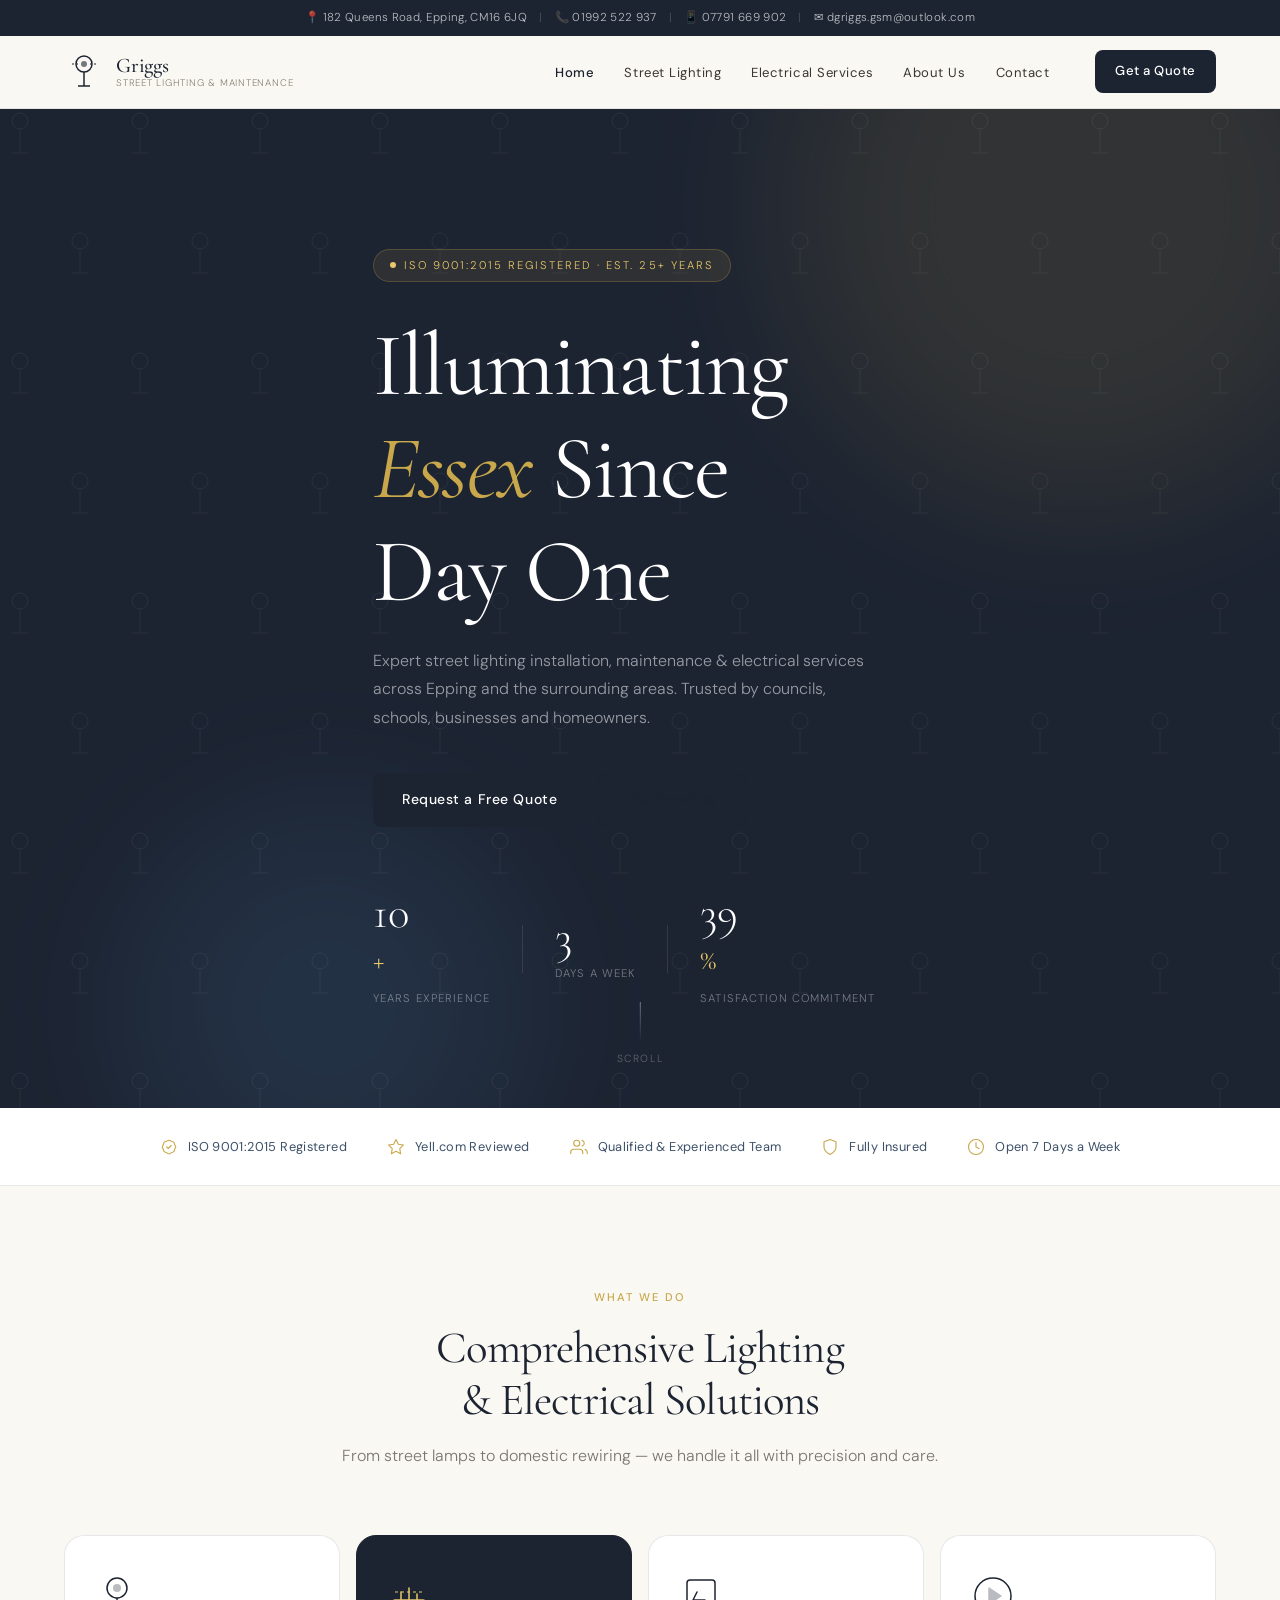
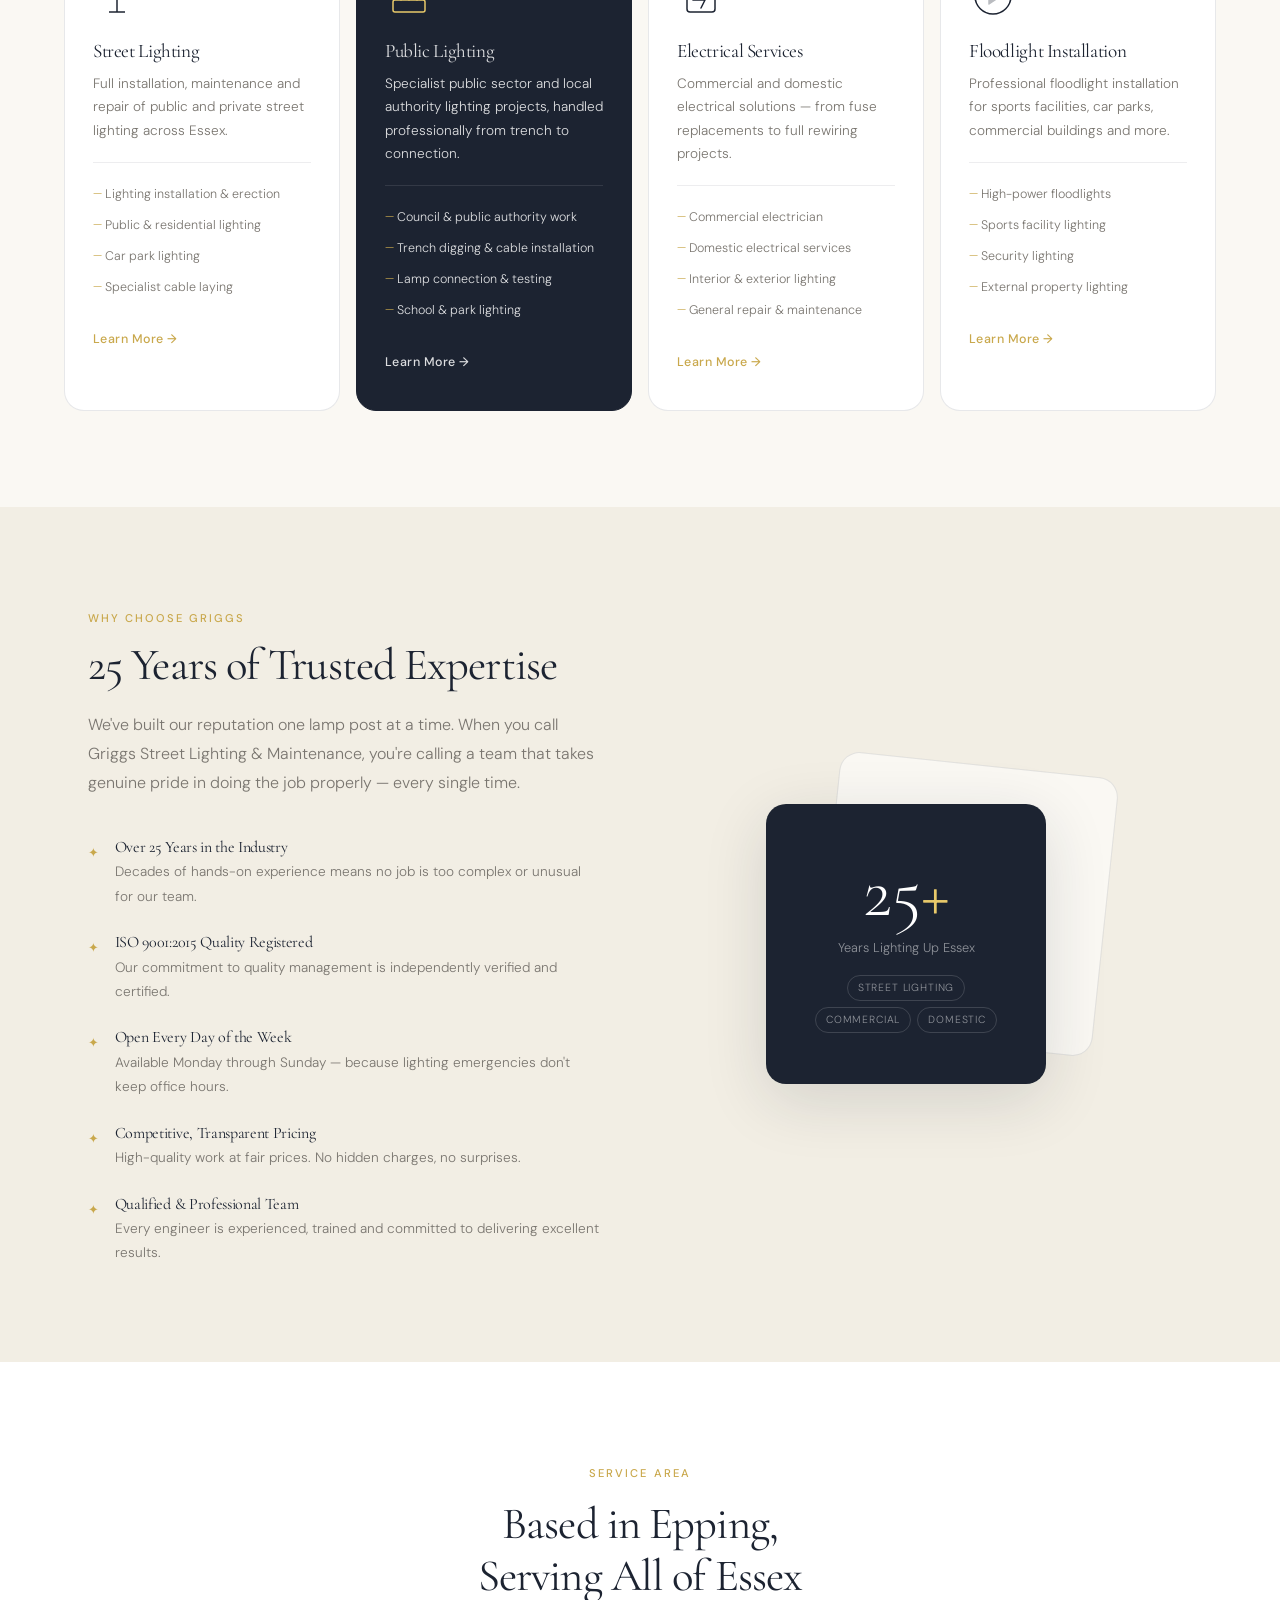
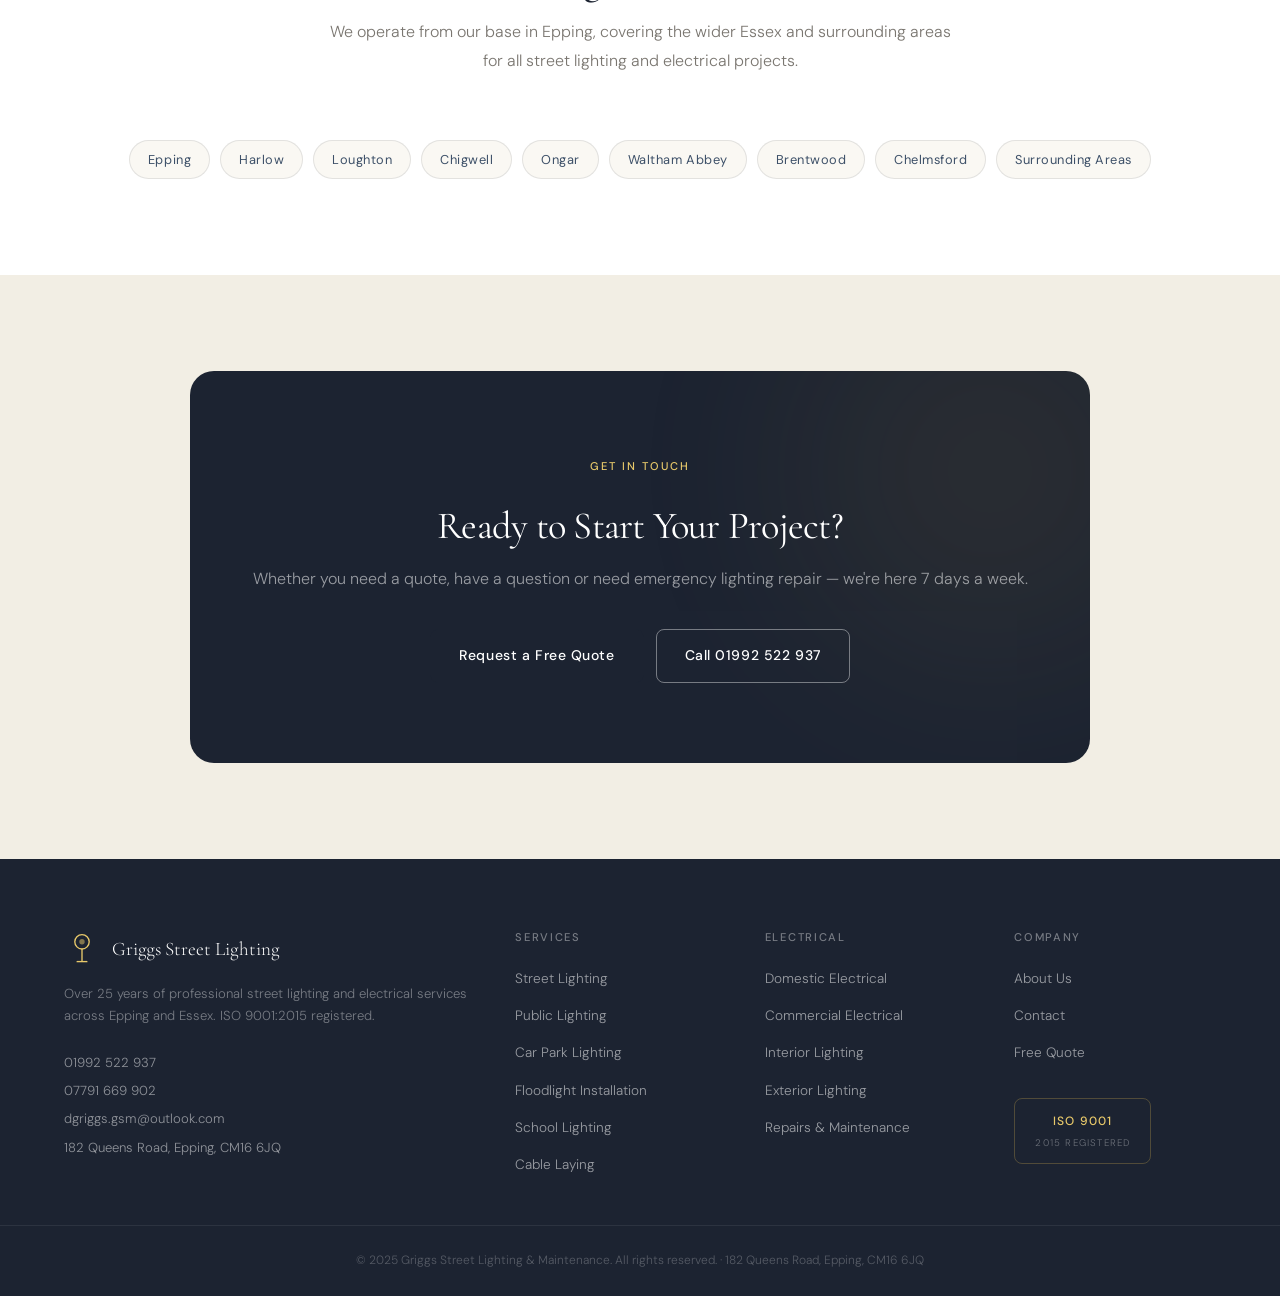
<file: index.html>
<!DOCTYPE html>
<html lang="en">
<head>
  <meta charset="UTF-8" />
  <meta name="viewport" content="width=device-width, initial-scale=1.0" />
  <title>Griggs Street Lighting & Maintenance | Epping</title>
  <meta name="description" content="Over 25 years of expert street lighting and electrical services in Epping. ISO 9001:2015 registered. Call 01992 522 937." />
  <link rel="stylesheet" href="styles.css" />
  <link rel="preconnect" href="https://fonts.googleapis.com" />
  <link rel="preconnect" href="https://fonts.gstatic.com" crossorigin />
  <link href="https://fonts.googleapis.com/css2?family=Cormorant+Garamond:wght@300;400;500;600&family=DM+Sans:wght@300;400;500&display=swap" rel="stylesheet" />
</head>
<body>

  <div class="topbar">
    <div class="topbar-inner">
      <span>📍 182 Queens Road, Epping, CM16 6JQ</span>
      <span class="topbar-divider">|</span>
      <a href="tel:01992522937">📞 01992 522 937</a>
      <span class="topbar-divider">|</span>
      <a href="tel:07791669902">📱 07791 669 902</a>
      <span class="topbar-divider">|</span>
      <a href="mailto:dgriggs.gsm@outlook.com">✉ dgriggs.gsm@outlook.com</a>
    </div>
  </div>

  <nav class="navbar" id="navbar">
    <div class="nav-container">
      <a href="index.html" class="logo">
        <div class="logo-icon">
          <svg viewBox="0 0 40 40" fill="none" xmlns="http://www.w3.org/2000/svg">
            <circle cx="20" cy="12" r="8" stroke="currentColor" stroke-width="1.5"/>
            <line x1="20" y1="20" x2="20" y2="34" stroke="currentColor" stroke-width="1.5"/>
            <line x1="14" y1="34" x2="26" y2="34" stroke="currentColor" stroke-width="1.5"/>
            <line x1="8" y1="12" x2="14" y2="12" stroke="currentColor" stroke-width="1" stroke-dasharray="2 2"/>
            <line x1="26" y1="12" x2="32" y2="12" stroke="currentColor" stroke-width="1" stroke-dasharray="2 2"/>
            <circle cx="20" cy="12" r="3" fill="currentColor" opacity="0.6"/>
          </svg>
        </div>
        <div class="logo-text">
          <span class="logo-name">Griggs</span>
          <span class="logo-sub">Street Lighting & Maintenance</span>
        </div>
      </a>

      <ul class="nav-links" id="navLinks">
        <li><a href="index.html" class="nav-link active" data-page="home">Home</a></li>
        <li><a href="street-lighting.html" class="nav-link" data-page="street">Street Lighting</a></li>
        <li><a href="electrical-services.html" class="nav-link" data-page="electrical">Electrical Services</a></li>
        <li><a href="about.html" class="nav-link" data-page="about">About Us</a></li>
        <li><a href="contact.html" class="nav-link" data-page="contact">Contact</a></li>
      </ul>

      <a href="contact.html" class="btn-cta-nav">Get a Quote</a>
      <button class="hamburger" id="hamburger" aria-label="Menu">
        <span></span><span></span><span></span>
      </button>
    </div>
  </nav>

  <section class="hero" id="home">
    <div class="hero-bg">
      <div class="hero-glow glow-1"></div>
      <div class="hero-glow glow-2"></div>
      <div class="lamp-grid" id="lampGrid"></div>
    </div>

    <div class="hero-content">
      <div class="hero-badge animate-fade-up">
        <span class="badge-dot"></span>
        ISO 9001:2015 Registered · Est. 25+ Years
      </div>
      <h1 class="hero-title animate-fade-up delay-1">
        Illuminating<br/><em>Essex</em> Since<br/>Day One
      </h1>
      <p class="hero-subtitle animate-fade-up delay-2">
        Expert street lighting installation, maintenance & electrical services across Epping and the surrounding areas. Trusted by councils, schools, businesses and homeowners.
      </p>
      <div class="hero-ctas animate-fade-up delay-3">
        <a href="contact.html" class="btn-primary">Request a Free Quote</a>
        <a href="street-lighting.html" class="btn-ghost">Our Services</a>
      </div>
      <div class="hero-stats animate-fade-up delay-4">
        <div class="stat">
          <span class="stat-num" data-target="25">0</span><span class="stat-plus">+</span>
          <span class="stat-label">Years Experience</span>
        </div>
        <div class="stat-divider"></div>
        <div class="stat">
          <span class="stat-num" data-target="7">0</span>
          <span class="stat-label">Days a Week</span>
        </div>
        <div class="stat-divider"></div>
        <div class="stat">
          <span class="stat-num" data-target="100">0</span><span class="stat-plus">%</span>
          <span class="stat-label">Satisfaction Commitment</span>
        </div>
      </div>
    </div>

    <div class="scroll-indicator">
      <div class="scroll-line"></div>
      <span>Scroll</span>
    </div>
  </section>

  <section class="trust-bar">
    <div class="trust-inner">
      <div class="trust-item">
        <svg viewBox="0 0 24 24" fill="none"><path d="M9 12l2 2 4-4M7.835 4.697a3.42 3.42 0 001.946-.806 3.42 3.42 0 014.438 0 3.42 3.42 0 001.946.806 3.42 3.42 0 013.138 3.138 3.42 3.42 0 00.806 1.946 3.42 3.42 0 010 4.438 3.42 3.42 0 00-.806 1.946 3.42 3.42 0 01-3.138 3.138 3.42 3.42 0 00-1.946.806 3.42 3.42 0 01-4.438 0 3.42 3.42 0 00-1.946-.806 3.42 3.42 0 01-3.138-3.138 3.42 3.42 0 00-.806-1.946 3.42 3.42 0 010-4.438 3.42 3.42 0 00.806-1.946 3.42 3.42 0 013.138-3.138z" stroke="currentColor" stroke-width="1.5" stroke-linecap="round"/></svg>
        <span>ISO 9001:2015 Registered</span>
      </div>
      <div class="trust-item">
        <svg viewBox="0 0 24 24" fill="none"><path d="M12 2l3.09 6.26L22 9.27l-5 4.87 1.18 6.88L12 17.77l-6.18 3.25L7 14.14 2 9.27l6.91-1.01L12 2z" stroke="currentColor" stroke-width="1.5" stroke-linejoin="round"/></svg>
        <span>Yell.com Reviewed</span>
      </div>
      <div class="trust-item">
        <svg viewBox="0 0 24 24" fill="none"><path d="M17 21v-2a4 4 0 00-4-4H5a4 4 0 00-4 4v2M9 11a4 4 0 100-8 4 4 0 000 8zM23 21v-2a4 4 0 00-3-3.87M16 3.13a4 4 0 010 7.75" stroke="currentColor" stroke-width="1.5" stroke-linecap="round"/></svg>
        <span>Qualified & Experienced Team</span>
      </div>
      <div class="trust-item">
        <svg viewBox="0 0 24 24" fill="none"><path d="M12 22s8-4 8-10V5l-8-3-8 3v7c0 6 8 10 8 10z" stroke="currentColor" stroke-width="1.5" stroke-linejoin="round"/></svg>
        <span>Fully Insured</span>
      </div>
      <div class="trust-item">
        <svg viewBox="0 0 24 24" fill="none"><circle cx="12" cy="12" r="10" stroke="currentColor" stroke-width="1.5"/><path d="M12 6v6l4 2" stroke="currentColor" stroke-width="1.5" stroke-linecap="round"/></svg>
        <span>Open 7 Days a Week</span>
      </div>
    </div>
  </section>

  <section class="services-section" id="services">
    <div class="container">
      <div class="section-header">
        <span class="section-tag">What We Do</span>
        <h2 class="section-title">Comprehensive Lighting <br/>&amp; Electrical Solutions</h2>
        <p class="section-subtitle">From street lamps to domestic rewiring — we handle it all with precision and care.</p>
      </div>

      <div class="services-grid">
        <a href="street-lighting.html" class="service-card" data-index="0">
          <div class="service-card-inner">
            <div class="service-icon">
              <svg viewBox="0 0 48 48" fill="none"><circle cx="24" cy="16" r="10" stroke="currentColor" stroke-width="1.5"/><line x1="24" y1="26" x2="24" y2="40" stroke="currentColor" stroke-width="1.5"/><line x1="16" y1="40" x2="32" y2="40" stroke="currentColor" stroke-width="1.5"/><circle cx="24" cy="16" r="4" fill="currentColor" opacity="0.3"/></svg>
            </div>
            <h3>Street Lighting</h3>
            <p>Full installation, maintenance and repair of public and private street lighting across Essex.</p>
            <ul class="service-list">
              <li>Lighting installation &amp; erection</li>
              <li>Public &amp; residential lighting</li>
              <li>Car park lighting</li>
              <li>Specialist cable laying</li>
            </ul>
            <span class="service-link">Learn More →</span>
          </div>
        </a>

        <a href="street-lighting.html" class="service-card featured" data-index="1">
          <div class="service-card-inner">
            <div class="service-icon">
              <svg viewBox="0 0 48 48" fill="none"><rect x="8" y="28" width="32" height="12" rx="2" stroke="currentColor" stroke-width="1.5"/><path d="M16 28V20M24 28V16M32 28V22" stroke="currentColor" stroke-width="1.5" stroke-linecap="round"/><path d="M10 20h28" stroke="currentColor" stroke-width="1" stroke-dasharray="3 3"/></svg>
            </div>
            <h3>Public Lighting</h3>
            <p>Specialist public sector and local authority lighting projects, handled professionally from trench to connection.</p>
            <ul class="service-list">
              <li>Council &amp; public authority work</li>
              <li>Trench digging &amp; cable installation</li>
              <li>Lamp connection &amp; testing</li>
              <li>School &amp; park lighting</li>
            </ul>
            <span class="service-link">Learn More →</span>
          </div>
        </a>

        <a href="electrical-services.html" class="service-card" data-index="2">
          <div class="service-card-inner">
            <div class="service-icon">
              <svg viewBox="0 0 48 48" fill="none"><rect x="10" y="8" width="28" height="32" rx="3" stroke="currentColor" stroke-width="1.5"/><path d="M20 20l-4 8h12l-4 8" stroke="currentColor" stroke-width="1.5" stroke-linecap="round" stroke-linejoin="round"/></svg>
            </div>
            <h3>Electrical Services</h3>
            <p>Commercial and domestic electrical solutions — from fuse replacements to full rewiring projects.</p>
            <ul class="service-list">
              <li>Commercial electrician</li>
              <li>Domestic electrical services</li>
              <li>Interior &amp; exterior lighting</li>
              <li>General repair &amp; maintenance</li>
            </ul>
            <span class="service-link">Learn More →</span>
          </div>
        </a>

        <a href="electrical-services.html" class="service-card" data-index="3">
          <div class="service-card-inner">
            <div class="service-icon">
              <svg viewBox="0 0 48 48" fill="none"><path d="M24 6C14 6 6 14 6 24s8 18 18 18 18-8 18-18S34 6 24 6z" stroke="currentColor" stroke-width="1.5"/><path d="M20 16l12 8-12 8V16z" fill="currentColor" opacity="0.3" stroke="currentColor" stroke-width="1.5" stroke-linejoin="round"/></svg>
            </div>
            <h3>Floodlight Installation</h3>
            <p>Professional floodlight installation for sports facilities, car parks, commercial buildings and more.</p>
            <ul class="service-list">
              <li>High-power floodlights</li>
              <li>Sports facility lighting</li>
              <li>Security lighting</li>
              <li>External property lighting</li>
            </ul>
            <span class="service-link">Learn More →</span>
          </div>
        </a>
      </div>
    </div>
  </section>

  <section class="why-section">
    <div class="container">
      <div class="why-grid">
        <div class="why-content">
          <span class="section-tag">Why Choose Griggs</span>
          <h2 class="section-title">25 Years of Trusted Expertise</h2>
          <p class="why-intro">We've built our reputation one lamp post at a time. When you call Griggs Street Lighting & Maintenance, you're calling a team that takes genuine pride in doing the job properly — every single time.</p>

          <div class="features-list">
            <div class="feature-item">
              <div class="feature-icon">✦</div>
              <div>
                <h4>Over 25 Years in the Industry</h4>
                <p>Decades of hands-on experience means no job is too complex or unusual for our team.</p>
              </div>
            </div>
            <div class="feature-item">
              <div class="feature-icon">✦</div>
              <div>
                <h4>ISO 9001:2015 Quality Registered</h4>
                <p>Our commitment to quality management is independently verified and certified.</p>
              </div>
            </div>
            <div class="feature-item">
              <div class="feature-icon">✦</div>
              <div>
                <h4>Open Every Day of the Week</h4>
                <p>Available Monday through Sunday — because lighting emergencies don't keep office hours.</p>
              </div>
            </div>
            <div class="feature-item">
              <div class="feature-icon">✦</div>
              <div>
                <h4>Competitive, Transparent Pricing</h4>
                <p>High-quality work at fair prices. No hidden charges, no surprises.</p>
              </div>
            </div>
            <div class="feature-item">
              <div class="feature-icon">✦</div>
              <div>
                <h4>Qualified & Professional Team</h4>
                <p>Every engineer is experienced, trained and committed to delivering excellent results.</p>
              </div>
            </div>
          </div>
        </div>

        <div class="why-visual">
          <div class="why-card-stack">
            <div class="why-card card-back">
              <div class="why-card-content">
                <div class="card-icon-large">
                  <svg viewBox="0 0 80 80" fill="none"><circle cx="40" cy="28" r="16" stroke="currentColor" stroke-width="1.5"/><line x1="40" y1="44" x2="40" y2="64" stroke="currentColor" stroke-width="1.5"/><line x1="28" y1="64" x2="52" y2="64" stroke="currentColor" stroke-width="1.5"/><circle cx="40" cy="28" r="6" fill="currentColor" opacity="0.2"/><path d="M20 28h8M52 28h8" stroke="currentColor" stroke-width="1" stroke-dasharray="3 3"/></svg>
                </div>
              </div>
            </div>
            <div class="why-card card-front">
              <div class="why-card-content">
                <div class="big-number">25<span>+</span></div>
                <p>Years Lighting Up Essex</p>
                <div class="card-tags">
                  <span>Street Lighting</span>
                  <span>Commercial</span>
                  <span>Domestic</span>
                </div>
              </div>
            </div>
          </div>
        </div>
      </div>
    </div>
  </section>

  <section class="coverage-section">
    <div class="container">
      <div class="section-header">
        <span class="section-tag">Service Area</span>
        <h2 class="section-title">Based in Epping, <br/>Serving All of Essex</h2>
        <p class="section-subtitle">We operate from our base in Epping, covering the wider Essex and surrounding areas for all street lighting and electrical projects.</p>
      </div>
      <div class="coverage-areas">
        <span class="area-tag">Epping</span>
        <span class="area-tag">Harlow</span>
        <span class="area-tag">Loughton</span>
        <span class="area-tag">Chigwell</span>
        <span class="area-tag">Ongar</span>
        <span class="area-tag">Waltham Abbey</span>
        <span class="area-tag">Brentwood</span>
        <span class="area-tag">Chelmsford</span>
        <span class="area-tag">Surrounding Areas</span>
      </div>
    </div>
  </section>

  <section class="cta-section">
    <div class="cta-inner">
      <div class="cta-glow"></div>
      <div class="cta-content">
        <span class="section-tag light">Get In Touch</span>
        <h2>Ready to Start Your Project?</h2>
        <p>Whether you need a quote, have a question or need emergency lighting repair — we're here 7 days a week.</p>
        <div class="cta-buttons">
          <a href="contact.html" class="btn-primary">Request a Free Quote</a>
          <a href="tel:01992522937" class="btn-outline-light">Call 01992 522 937</a>
        </div>
      </div>
    </div>
  </section>

  <!-- FOOTER -->
  <footer class="footer">
    <div class="footer-inner">
      <div class="footer-col">
        <div class="footer-logo">
          <svg viewBox="0 0 40 40" fill="none" xmlns="http://www.w3.org/2000/svg" width="36">
            <circle cx="20" cy="12" r="8" stroke="currentColor" stroke-width="1.5"/>
            <line x1="20" y1="20" x2="20" y2="34" stroke="currentColor" stroke-width="1.5"/>
            <line x1="14" y1="34" x2="26" y2="34" stroke="currentColor" stroke-width="1.5"/>
            <circle cx="20" cy="12" r="3" fill="currentColor" opacity="0.5"/>
          </svg>
          <span>Griggs Street Lighting</span>
        </div>
        <p class="footer-desc">Over 25 years of professional street lighting and electrical services across Epping and Essex. ISO 9001:2015 registered.</p>
        <div class="footer-contact-info">
          <a href="tel:01992522937">01992 522 937</a>
          <a href="tel:07791669902">07791 669 902</a>
          <a href="mailto:dgriggs.gsm@outlook.com">dgriggs.gsm@outlook.com</a>
          <span>182 Queens Road, Epping, CM16 6JQ</span>
        </div>
      </div>

      <div class="footer-col">
        <h4>Services</h4>
        <ul>
          <li><a href="street-lighting.html">Street Lighting</a></li>
          <li><a href="street-lighting.html">Public Lighting</a></li>
          <li><a href="street-lighting.html">Car Park Lighting</a></li>
          <li><a href="street-lighting.html">Floodlight Installation</a></li>
          <li><a href="street-lighting.html">School Lighting</a></li>
          <li><a href="street-lighting.html">Cable Laying</a></li>
        </ul>
      </div>

      <div class="footer-col">
        <h4>Electrical</h4>
        <ul>
          <li><a href="electrical-services.html">Domestic Electrical</a></li>
          <li><a href="electrical-services.html">Commercial Electrical</a></li>
          <li><a href="electrical-services.html">Interior Lighting</a></li>
          <li><a href="electrical-services.html">Exterior Lighting</a></li>
          <li><a href="electrical-services.html">Repairs & Maintenance</a></li>
        </ul>
      </div>

      <div class="footer-col">
        <h4>Company</h4>
        <ul>
          <li><a href="about.html">About Us</a></li>
          <li><a href="contact.html">Contact</a></li>
          <li><a href="contact.html">Free Quote</a></li>
        </ul>
        <div class="footer-cert">
          <div class="cert-badge">ISO 9001<br/><span>2015 Registered</span></div>
        </div>
      </div>
    </div>

    <div class="footer-bottom">
      <p>© 2025 Griggs Street Lighting & Maintenance. All rights reserved. · 182 Queens Road, Epping, CM16 6JQ</p>
    </div>
  </footer>

  <script src="script.js"></script>
</body>
</html>
</file>
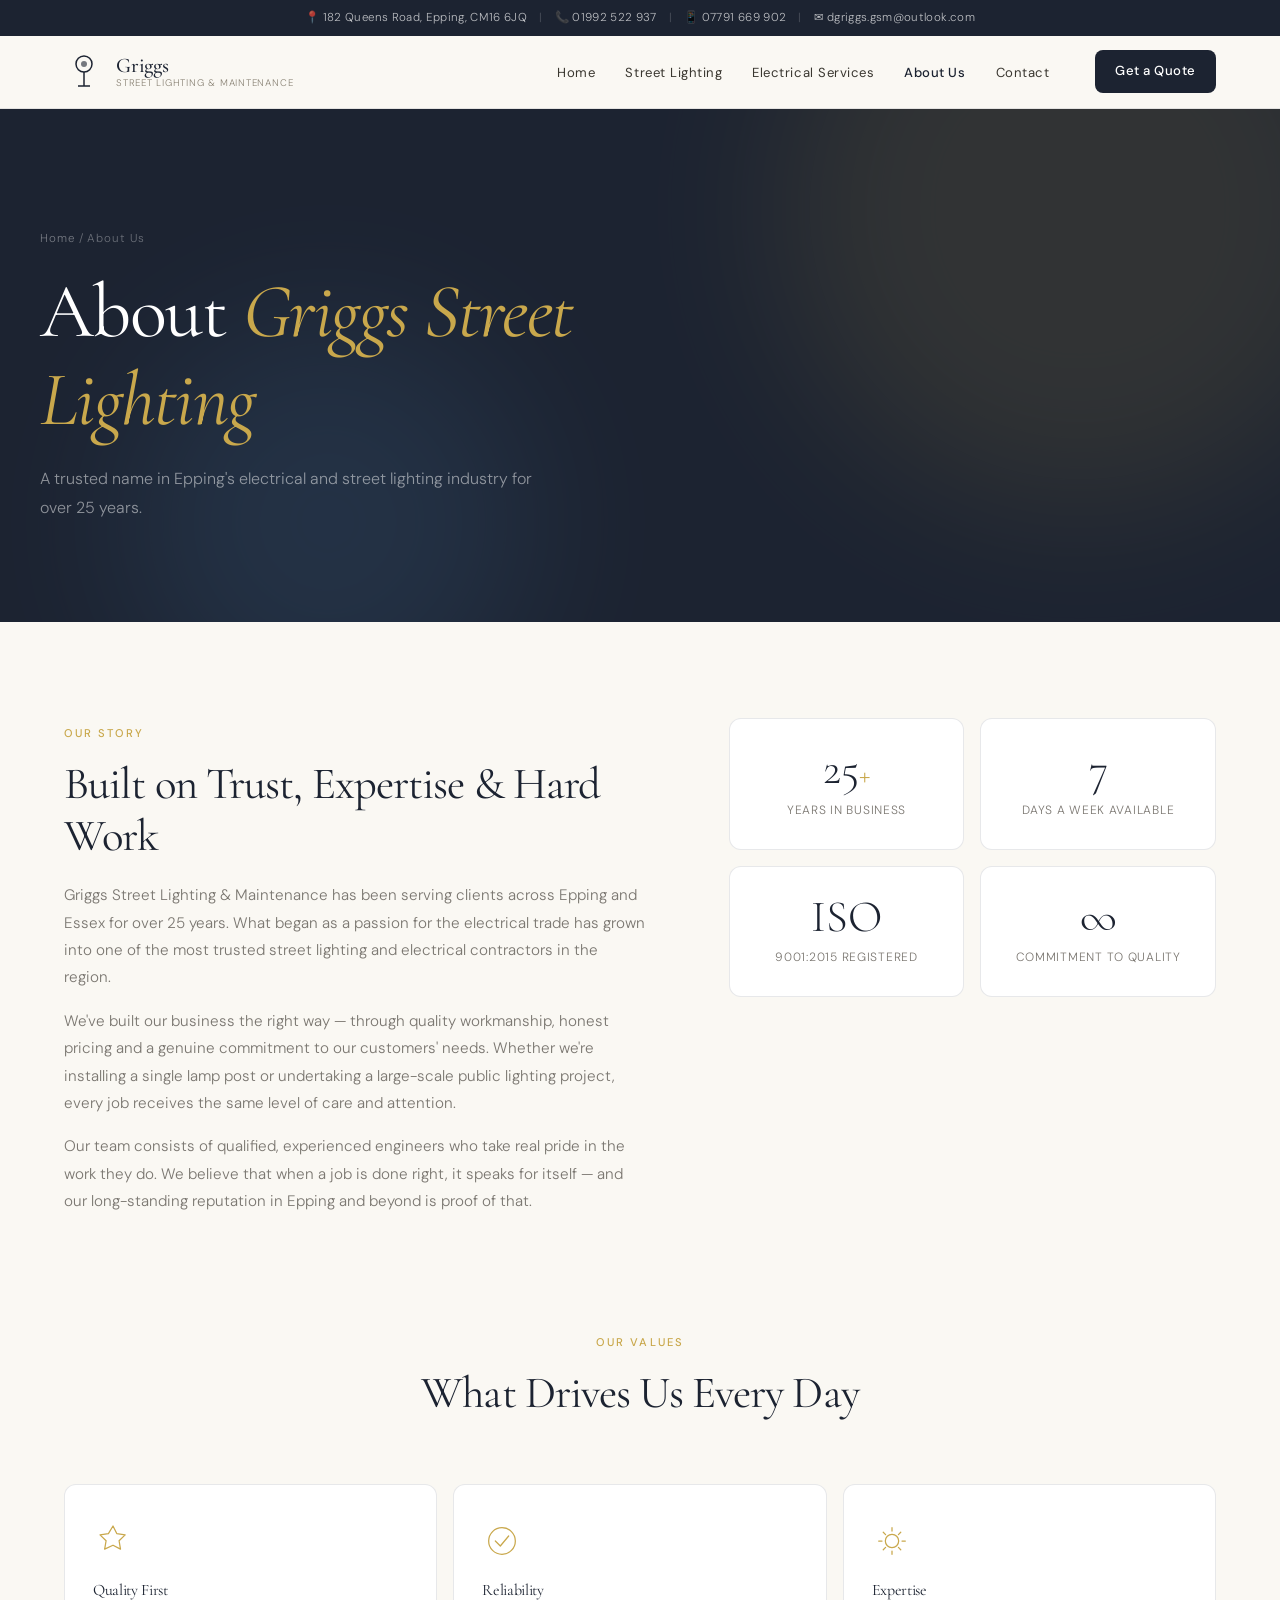
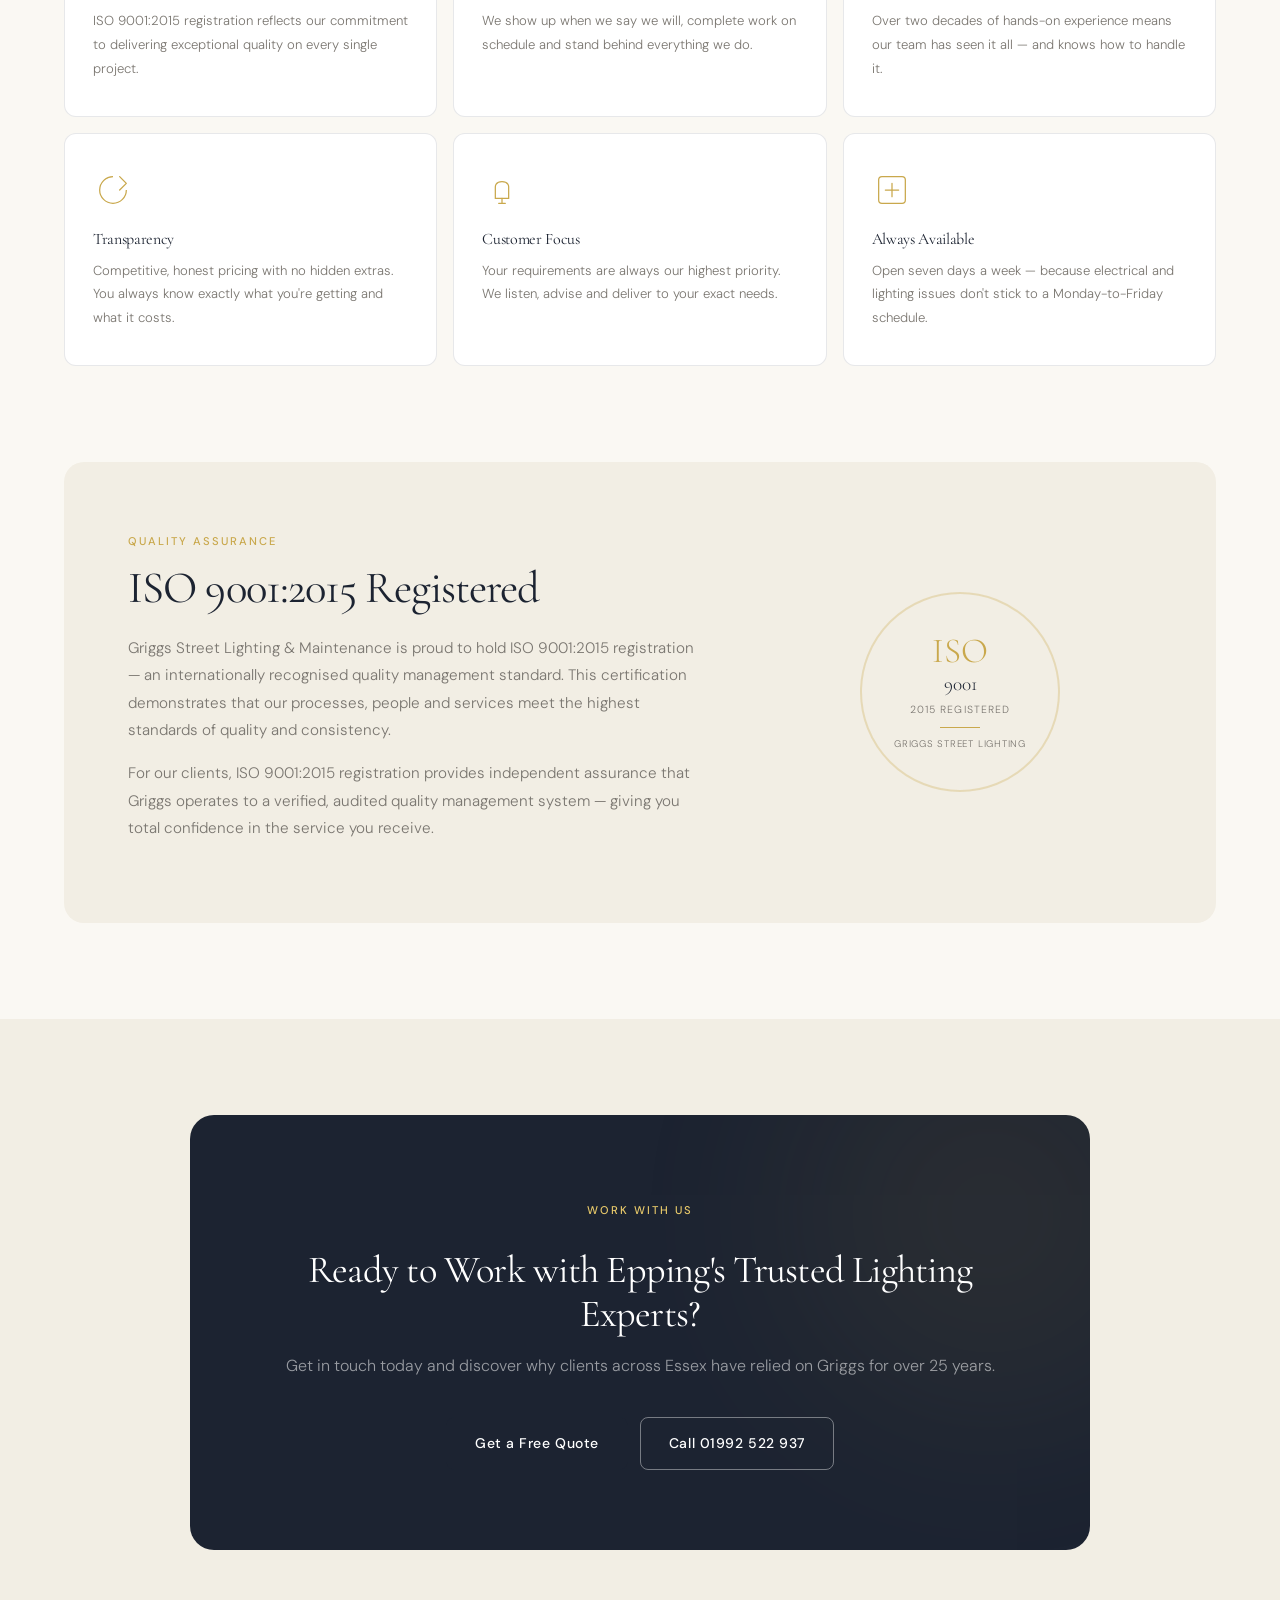
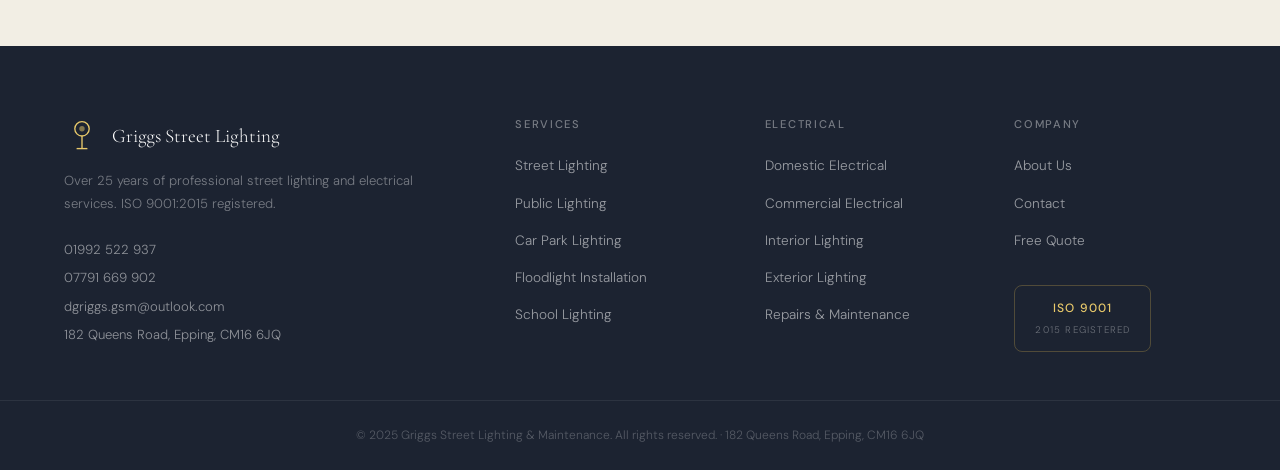
<file: about.html>
<!DOCTYPE html>
<html lang="en">
<head>
  <meta charset="UTF-8" />
  <meta name="viewport" content="width=device-width, initial-scale=1.0" />
  <title>About Us | Griggs Street Lighting & Maintenance</title>
  <meta name="description" content="Learn about Griggs Street Lighting & Maintenance — over 25 years serving Epping and Essex. ISO 9001:2015 registered electrical and lighting specialists." />
  <link rel="stylesheet" href="styles.css" />
  <link rel="preconnect" href="https://fonts.googleapis.com" />
  <link rel="preconnect" href="https://fonts.gstatic.com" crossorigin />
  <link href="https://fonts.googleapis.com/css2?family=Cormorant+Garamond:wght@300;400;500;600&family=DM+Sans:wght@300;400;500&display=swap" rel="stylesheet" />
</head>
<body>

  <div class="topbar">
    <div class="topbar-inner">
      <span>📍 182 Queens Road, Epping, CM16 6JQ</span>
      <span class="topbar-divider">|</span>
      <a href="tel:01992522937">📞 01992 522 937</a>
      <span class="topbar-divider">|</span>
      <a href="tel:07791669902">📱 07791 669 902</a>
      <span class="topbar-divider">|</span>
      <a href="mailto:dgriggs.gsm@outlook.com">✉ dgriggs.gsm@outlook.com</a>
    </div>
  </div>

  <nav class="navbar" id="navbar">
    <div class="nav-container">
      <a href="index.html" class="logo">
        <div class="logo-icon">
          <svg viewBox="0 0 40 40" fill="none"><circle cx="20" cy="12" r="8" stroke="currentColor" stroke-width="1.5"/><line x1="20" y1="20" x2="20" y2="34" stroke="currentColor" stroke-width="1.5"/><line x1="14" y1="34" x2="26" y2="34" stroke="currentColor" stroke-width="1.5"/><circle cx="20" cy="12" r="3" fill="currentColor" opacity="0.6"/></svg>
        </div>
        <div class="logo-text">
          <span class="logo-name">Griggs</span>
          <span class="logo-sub">Street Lighting & Maintenance</span>
        </div>
      </a>
      <ul class="nav-links" id="navLinks">
        <li><a href="index.html" class="nav-link">Home</a></li>
        <li><a href="street-lighting.html" class="nav-link">Street Lighting</a></li>
        <li><a href="electrical-services.html" class="nav-link">Electrical Services</a></li>
        <li><a href="about.html" class="nav-link active">About Us</a></li>
        <li><a href="contact.html" class="nav-link">Contact</a></li>
      </ul>
      <a href="contact.html" class="btn-cta-nav">Get a Quote</a>
      <button class="hamburger" id="hamburger" aria-label="Menu"><span></span><span></span><span></span></button>
    </div>
  </nav>

  <section class="page-hero">
    <div class="page-hero-bg">
      <div class="hero-glow glow-1"></div>
      <div class="hero-glow glow-2"></div>
    </div>
    <div class="page-hero-content">
      <div class="breadcrumb"><a href="index.html">Home</a> / About Us</div>
      <h1 class="page-hero-title animate-fade-up">About <em>Griggs Street Lighting</em></h1>
      <p class="page-hero-subtitle animate-fade-up delay-1">A trusted name in Epping's electrical and street lighting industry for over 25 years.</p>
    </div>
  </section>

  <section class="detail-section">
    <div class="container">
      <div class="about-story">
        <div class="story-text">
          <span class="section-tag">Our Story</span>
          <h2>Built on Trust, Expertise & Hard Work</h2>
          <p>Griggs Street Lighting & Maintenance has been serving clients across Epping and Essex for over 25 years. What began as a passion for the electrical trade has grown into one of the most trusted street lighting and electrical contractors in the region.</p>
          <p>We've built our business the right way — through quality workmanship, honest pricing and a genuine commitment to our customers' needs. Whether we're installing a single lamp post or undertaking a large-scale public lighting project, every job receives the same level of care and attention.</p>
          <p>Our team consists of qualified, experienced engineers who take real pride in the work they do. We believe that when a job is done right, it speaks for itself — and our long-standing reputation in Epping and beyond is proof of that.</p>
        </div>
        <div class="story-stats">
          <div class="story-stat-card">
            <div class="s-stat-num">25<span>+</span></div>
            <div class="s-stat-label">Years in Business</div>
          </div>
          <div class="story-stat-card">
            <div class="s-stat-num">7</div>
            <div class="s-stat-label">Days a Week Available</div>
          </div>
          <div class="story-stat-card">
            <div class="s-stat-num">ISO</div>
            <div class="s-stat-label">9001:2015 Registered</div>
          </div>
          <div class="story-stat-card">
            <div class="s-stat-num">∞</div>
            <div class="s-stat-label">Commitment to Quality</div>
          </div>
        </div>
      </div>

      <div class="values-section">
        <div class="section-header">
          <span class="section-tag">Our Values</span>
          <h2>What Drives Us Every Day</h2>
        </div>
        <div class="values-grid">
          <div class="value-card">
            <div class="value-icon">
              <svg viewBox="0 0 48 48" fill="none"><path d="M24 6l4.5 9.1 10.1 1.5-7.3 7.1 1.7 10.1L24 29.1 14 33.8l1.7-10.1L8.4 16.6l10.1-1.5L24 6z" stroke="currentColor" stroke-width="1.5" stroke-linejoin="round"/></svg>
            </div>
            <h3>Quality First</h3>
            <p>ISO 9001:2015 registration reflects our commitment to delivering exceptional quality on every single project.</p>
          </div>
          <div class="value-card">
            <div class="value-icon">
              <svg viewBox="0 0 48 48" fill="none"><circle cx="24" cy="24" r="16" stroke="currentColor" stroke-width="1.5"/><path d="M16 24l6 6 10-12" stroke="currentColor" stroke-width="1.5" stroke-linecap="round" stroke-linejoin="round"/></svg>
            </div>
            <h3>Reliability</h3>
            <p>We show up when we say we will, complete work on schedule and stand behind everything we do.</p>
          </div>
          <div class="value-card">
            <div class="value-icon">
              <svg viewBox="0 0 48 48" fill="none"><path d="M24 8v4M24 36v4M8 24h4M36 24h4M13.5 13.5l2.8 2.8M31.7 31.7l2.8 2.8M13.5 34.5l2.8-2.8M31.7 16.3l2.8-2.8" stroke="currentColor" stroke-width="1.5" stroke-linecap="round"/><circle cx="24" cy="24" r="8" stroke="currentColor" stroke-width="1.5"/></svg>
            </div>
            <h3>Expertise</h3>
            <p>Over two decades of hands-on experience means our team has seen it all — and knows how to handle it.</p>
          </div>
          <div class="value-card">
            <div class="value-icon">
              <svg viewBox="0 0 48 48" fill="none"><path d="M24 8c-8.8 0-16 7.2-16 16s7.2 16 16 16 16-7.2 16-16" stroke="currentColor" stroke-width="1.5"/><path d="M32 8l8 8-8 8" stroke="currentColor" stroke-width="1.5" stroke-linecap="round" stroke-linejoin="round"/></svg>
            </div>
            <h3>Transparency</h3>
            <p>Competitive, honest pricing with no hidden extras. You always know exactly what you're getting and what it costs.</p>
          </div>
          <div class="value-card">
            <div class="value-icon">
              <svg viewBox="0 0 48 48" fill="none"><path d="M16 20s0-6 8-6 8 6 8 6v14H16V20z" stroke="currentColor" stroke-width="1.5"/><path d="M24 34v6M20 40h8" stroke="currentColor" stroke-width="1.5" stroke-linecap="round"/></svg>
            </div>
            <h3>Customer Focus</h3>
            <p>Your requirements are always our highest priority. We listen, advise and deliver to your exact needs.</p>
          </div>
          <div class="value-card">
            <div class="value-icon">
              <svg viewBox="0 0 48 48" fill="none"><rect x="8" y="8" width="32" height="32" rx="4" stroke="currentColor" stroke-width="1.5"/><path d="M16 24h16M24 16v16" stroke="currentColor" stroke-width="1.5" stroke-linecap="round"/></svg>
            </div>
            <h3>Always Available</h3>
            <p>Open seven days a week — because electrical and lighting issues don't stick to a Monday-to-Friday schedule.</p>
          </div>
        </div>
      </div>

      <div class="cert-section">
        <div class="cert-content">
          <div class="cert-text">
            <span class="section-tag">Quality Assurance</span>
            <h2>ISO 9001:2015 Registered</h2>
            <p>Griggs Street Lighting & Maintenance is proud to hold ISO 9001:2015 registration — an internationally recognised quality management standard. This certification demonstrates that our processes, people and services meet the highest standards of quality and consistency.</p>
            <p>For our clients, ISO 9001:2015 registration provides independent assurance that Griggs operates to a verified, audited quality management system — giving you total confidence in the service you receive.</p>
          </div>
          <div class="cert-visual">
            <div class="cert-badge-large">
              <div class="cert-badge-inner">
                <div class="cert-title">ISO</div>
                <div class="cert-year">9001</div>
                <div class="cert-sub">2015 Registered</div>
                <div class="cert-line"></div>
                <div class="cert-company">Griggs Street Lighting</div>
              </div>
            </div>
          </div>
        </div>
      </div>
    </div>
  </section>

  <section class="cta-section">
    <div class="cta-inner">
      <div class="cta-glow"></div>
      <div class="cta-content">
        <span class="section-tag light">Work With Us</span>
        <h2>Ready to Work with Epping's Trusted Lighting Experts?</h2>
        <p>Get in touch today and discover why clients across Essex have relied on Griggs for over 25 years.</p>
        <div class="cta-buttons">
          <a href="contact.html" class="btn-primary">Get a Free Quote</a>
          <a href="tel:01992522937" class="btn-outline-light">Call 01992 522 937</a>
        </div>
      </div>
    </div>
  </section>

  <footer class="footer">
    <div class="footer-inner">
      <div class="footer-col">
        <div class="footer-logo">
          <svg viewBox="0 0 40 40" fill="none" width="36"><circle cx="20" cy="12" r="8" stroke="currentColor" stroke-width="1.5"/><line x1="20" y1="20" x2="20" y2="34" stroke="currentColor" stroke-width="1.5"/><line x1="14" y1="34" x2="26" y2="34" stroke="currentColor" stroke-width="1.5"/><circle cx="20" cy="12" r="3" fill="currentColor" opacity="0.5"/></svg>
          <span>Griggs Street Lighting</span>
        </div>
        <p class="footer-desc">Over 25 years of professional street lighting and electrical services. ISO 9001:2015 registered.</p>
        <div class="footer-contact-info">
          <a href="tel:01992522937">01992 522 937</a>
          <a href="tel:07791669902">07791 669 902</a>
          <a href="mailto:dgriggs.gsm@outlook.com">dgriggs.gsm@outlook.com</a>
          <span>182 Queens Road, Epping, CM16 6JQ</span>
        </div>
      </div>
      <div class="footer-col">
        <h4>Services</h4>
        <ul>
          <li><a href="street-lighting.html">Street Lighting</a></li>
          <li><a href="street-lighting.html">Public Lighting</a></li>
          <li><a href="street-lighting.html">Car Park Lighting</a></li>
          <li><a href="street-lighting.html">Floodlight Installation</a></li>
          <li><a href="street-lighting.html">School Lighting</a></li>
        </ul>
      </div>
      <div class="footer-col">
        <h4>Electrical</h4>
        <ul>
          <li><a href="electrical-services.html">Domestic Electrical</a></li>
          <li><a href="electrical-services.html">Commercial Electrical</a></li>
          <li><a href="electrical-services.html">Interior Lighting</a></li>
          <li><a href="electrical-services.html">Exterior Lighting</a></li>
          <li><a href="electrical-services.html">Repairs & Maintenance</a></li>
        </ul>
      </div>
      <div class="footer-col">
        <h4>Company</h4>
        <ul>
          <li><a href="about.html">About Us</a></li>
          <li><a href="contact.html">Contact</a></li>
          <li><a href="contact.html">Free Quote</a></li>
        </ul>
        <div class="footer-cert">
          <div class="cert-badge">ISO 9001<br/><span>2015 Registered</span></div>
        </div>
      </div>
    </div>
    <div class="footer-bottom">
      <p>© 2025 Griggs Street Lighting & Maintenance. All rights reserved. · 182 Queens Road, Epping, CM16 6JQ</p>
    </div>
  </footer>

  <script src="script.js"></script>
</body>
</html>
</file>
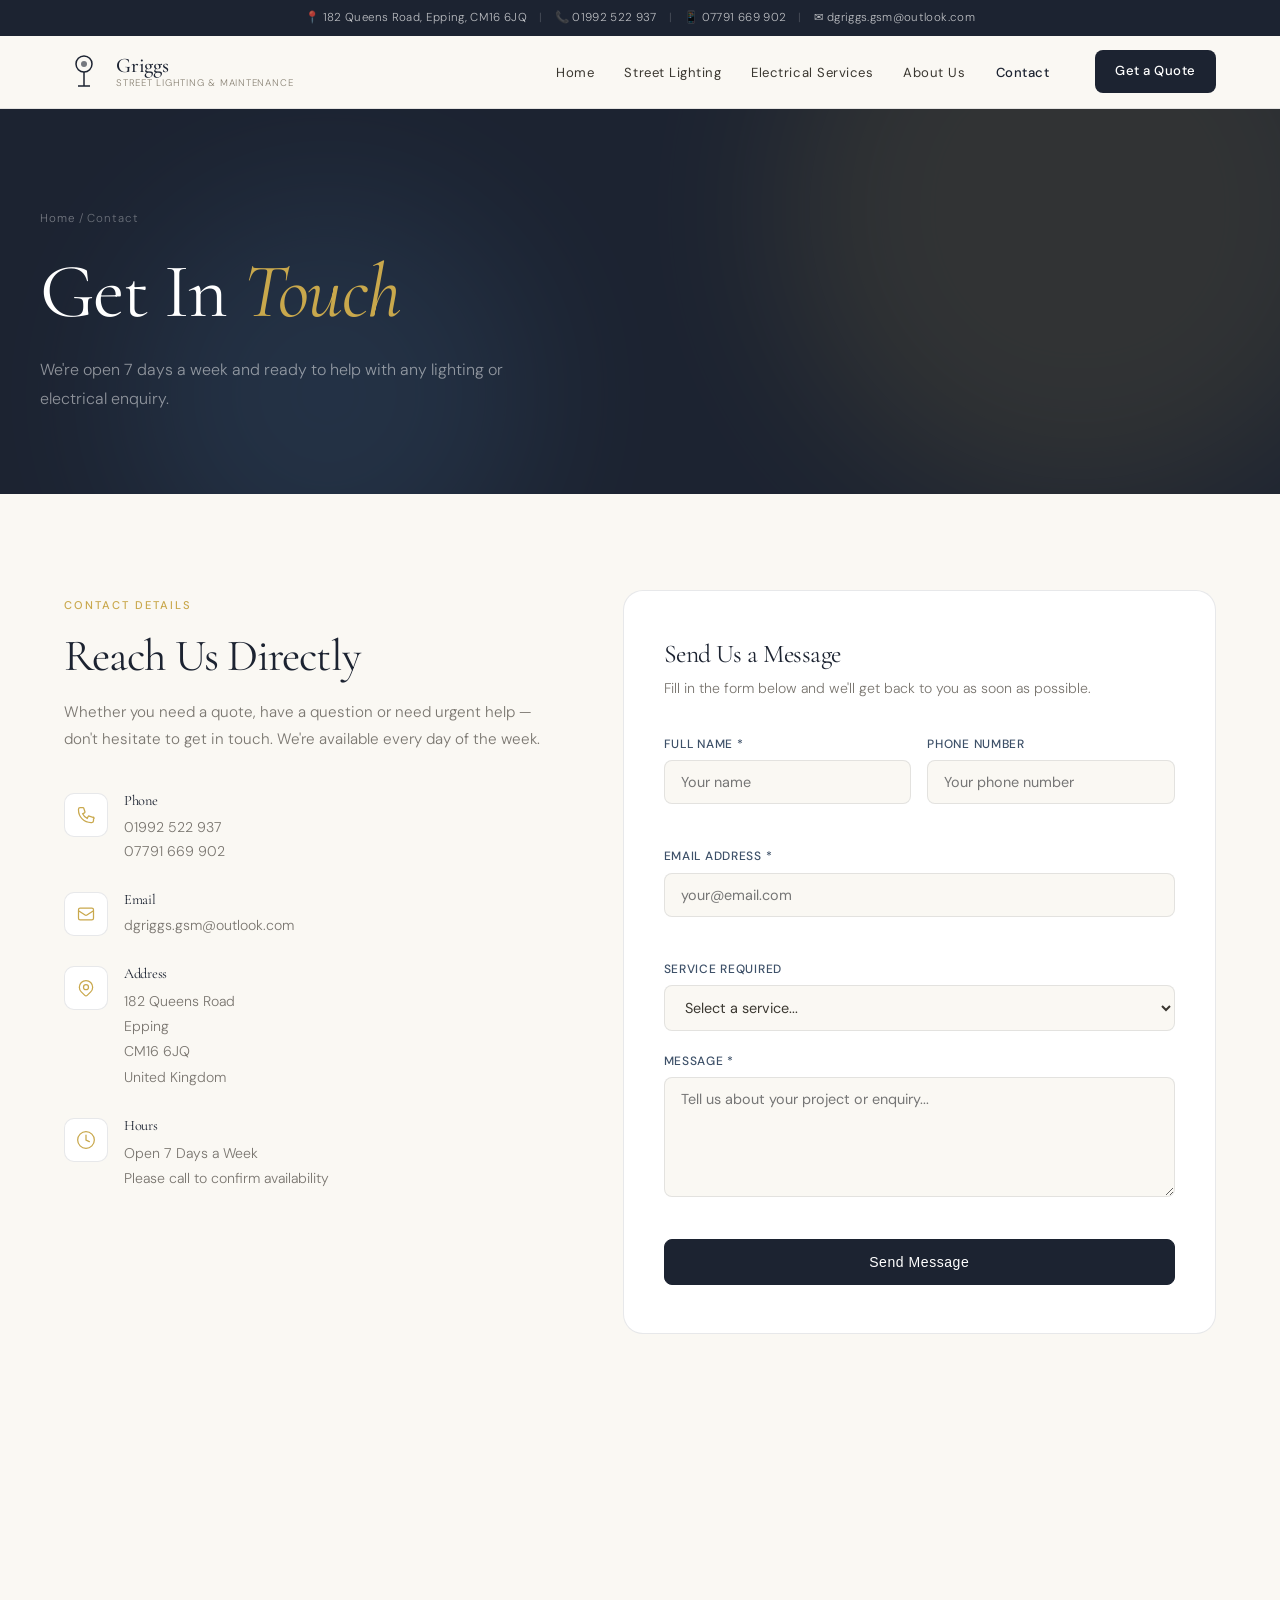
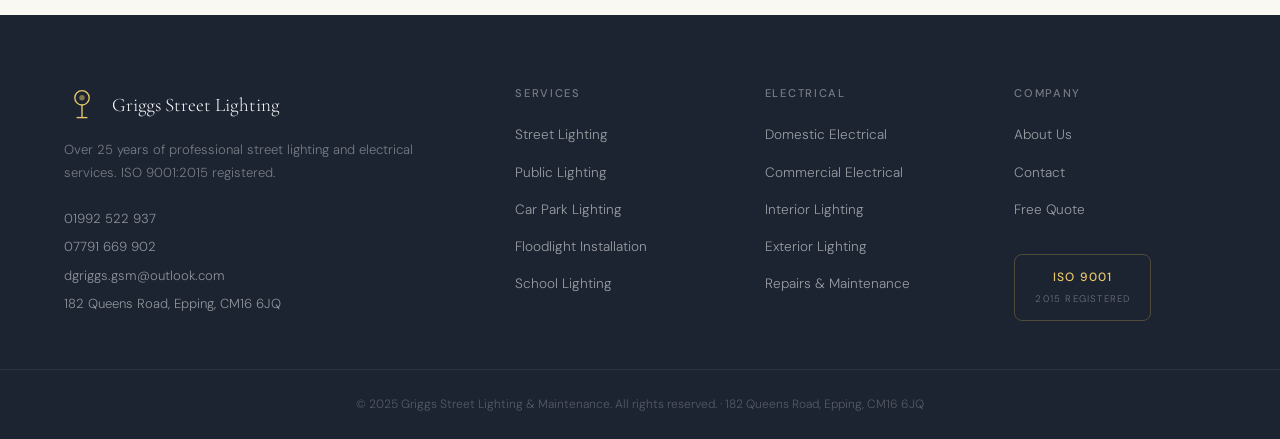
<file: contact.html>
<!DOCTYPE html>
<html lang="en">
<head>
  <meta charset="UTF-8" />
  <meta name="viewport" content="width=device-width, initial-scale=1.0" />
  <title>Contact Us | Griggs Street Lighting & Maintenance</title>
  <meta name="description" content="Contact Griggs Street Lighting & Maintenance in Epping. Call 01992 522 937 or 07791 669 902. Open 7 days a week." />
  <link rel="stylesheet" href="styles.css" />
  <link rel="preconnect" href="https://fonts.googleapis.com" />
  <link rel="preconnect" href="https://fonts.gstatic.com" crossorigin />
  <link href="https://fonts.googleapis.com/css2?family=Cormorant+Garamond:wght@300;400;500;600&family=DM+Sans:wght@300;400;500&display=swap" rel="stylesheet" />
</head>
<body>

  <div class="topbar">
    <div class="topbar-inner">
      <span>📍 182 Queens Road, Epping, CM16 6JQ</span>
      <span class="topbar-divider">|</span>
      <a href="tel:01992522937">📞 01992 522 937</a>
      <span class="topbar-divider">|</span>
      <a href="tel:07791669902">📱 07791 669 902</a>
      <span class="topbar-divider">|</span>
      <a href="mailto:dgriggs.gsm@outlook.com">✉ dgriggs.gsm@outlook.com</a>
    </div>
  </div>

  <nav class="navbar" id="navbar">
    <div class="nav-container">
      <a href="index.html" class="logo">
        <div class="logo-icon">
          <svg viewBox="0 0 40 40" fill="none"><circle cx="20" cy="12" r="8" stroke="currentColor" stroke-width="1.5"/><line x1="20" y1="20" x2="20" y2="34" stroke="currentColor" stroke-width="1.5"/><line x1="14" y1="34" x2="26" y2="34" stroke="currentColor" stroke-width="1.5"/><circle cx="20" cy="12" r="3" fill="currentColor" opacity="0.6"/></svg>
        </div>
        <div class="logo-text">
          <span class="logo-name">Griggs</span>
          <span class="logo-sub">Street Lighting & Maintenance</span>
        </div>
      </a>
      <ul class="nav-links" id="navLinks">
        <li><a href="index.html" class="nav-link">Home</a></li>
        <li><a href="street-lighting.html" class="nav-link">Street Lighting</a></li>
        <li><a href="electrical-services.html" class="nav-link">Electrical Services</a></li>
        <li><a href="about.html" class="nav-link">About Us</a></li>
        <li><a href="contact.html" class="nav-link active">Contact</a></li>
      </ul>
      <a href="contact.html" class="btn-cta-nav">Get a Quote</a>
      <button class="hamburger" id="hamburger" aria-label="Menu"><span></span><span></span><span></span></button>
    </div>
  </nav>

  <section class="page-hero short-hero">
    <div class="page-hero-bg">
      <div class="hero-glow glow-1"></div>
      <div class="hero-glow glow-2"></div>
    </div>
    <div class="page-hero-content">
      <div class="breadcrumb"><a href="index.html">Home</a> / Contact</div>
      <h1 class="page-hero-title animate-fade-up">Get In <em>Touch</em></h1>
      <p class="page-hero-subtitle animate-fade-up delay-1">We're open 7 days a week and ready to help with any lighting or electrical enquiry.</p>
    </div>
  </section>

  <section class="contact-section">
    <div class="container">
      <div class="contact-grid">

        <div class="contact-info-col">
          <span class="section-tag">Contact Details</span>
          <h2>Reach Us Directly</h2>
          <p class="contact-intro">Whether you need a quote, have a question or need urgent help — don't hesitate to get in touch. We're available every day of the week.</p>

          <div class="contact-details">
            <div class="contact-item">
              <div class="contact-item-icon">
                <svg viewBox="0 0 24 24" fill="none"><path d="M3 5a2 2 0 012-2h3.28a1 1 0 01.948.684l1.498 4.493a1 1 0 01-.502 1.21l-2.257 1.13a11.042 11.042 0 005.516 5.516l1.13-2.257a1 1 0 011.21-.502l4.493 1.498A1 1 0 0121 16.72V19a2 2 0 01-2 2h-1C9.716 21 3 14.284 3 6V5z" stroke="currentColor" stroke-width="1.5" stroke-linecap="round"/></svg>
              </div>
              <div class="contact-item-text">
                <h4>Phone</h4>
                <a href="tel:01992522937">01992 522 937</a>
                <a href="tel:07791669902">07791 669 902</a>
              </div>
            </div>

            <div class="contact-item">
              <div class="contact-item-icon">
                <svg viewBox="0 0 24 24" fill="none"><path d="M3 8l7.89 5.26a2 2 0 002.22 0L21 8M5 19h14a2 2 0 002-2V7a2 2 0 00-2-2H5a2 2 0 00-2 2v10a2 2 0 002 2z" stroke="currentColor" stroke-width="1.5" stroke-linecap="round" stroke-linejoin="round"/></svg>
              </div>
              <div class="contact-item-text">
                <h4>Email</h4>
                <a href="mailto:dgriggs.gsm@outlook.com">dgriggs.gsm@outlook.com</a>
              </div>
            </div>

            <div class="contact-item">
              <div class="contact-item-icon">
                <svg viewBox="0 0 24 24" fill="none"><path d="M17.657 16.657L13.414 20.9a1.998 1.998 0 01-2.827 0l-4.244-4.243a8 8 0 1111.314 0z" stroke="currentColor" stroke-width="1.5"/><path d="M15 11a3 3 0 11-6 0 3 3 0 016 0z" stroke="currentColor" stroke-width="1.5"/></svg>
              </div>
              <div class="contact-item-text">
                <h4>Address</h4>
                <p>182 Queens Road<br/>Epping<br/>CM16 6JQ<br/>United Kingdom</p>
              </div>
            </div>

            <div class="contact-item">
              <div class="contact-item-icon">
                <svg viewBox="0 0 24 24" fill="none"><circle cx="12" cy="12" r="10" stroke="currentColor" stroke-width="1.5"/><path d="M12 6v6l4 2" stroke="currentColor" stroke-width="1.5" stroke-linecap="round"/></svg>
              </div>
              <div class="contact-item-text">
                <h4>Hours</h4>
                <p>Open 7 Days a Week<br/>Please call to confirm availability</p>
              </div>
            </div>
          </div>

          <div class="map-container">
            <iframe 
              src="https://www.google.com/maps/embed?pb=!1m18!1m12!1m3!1d2471.8!2d0.114!3d51.703!2m3!1f0!2f0!3f0!3m2!1i1024!2i768!4f13.1!3m3!1m2!1s0x47d8a8f7b6b1e1a9%3A0x4e6e4e0c8d1a5b2c!2s182+Queens+Rd%2C+Epping+CM16+6JQ!5e0!3m2!1sen!2suk!4v1"
              width="100%" 
              height="280" 
              style="border:0; border-radius: 12px;" 
              allowfullscreen="" 
              loading="lazy"
              title="Griggs Street Lighting location map">
            </iframe>
          </div>
        </div>

        <div class="contact-form-col">
          <div class="contact-form-card">
            <h3>Send Us a Message</h3>
            <p>Fill in the form below and we'll get back to you as soon as possible.</p>

            <form class="contact-form" id="contactForm" novalidate>
              <div class="form-row">
                <div class="form-group">
                  <label for="name">Full Name *</label>
                  <input type="text" id="name" name="name" placeholder="Your name" required />
                  <span class="form-error" id="nameError"></span>
                </div>
                <div class="form-group">
                  <label for="phone">Phone Number</label>
                  <input type="tel" id="phone" name="phone" placeholder="Your phone number" />
                </div>
              </div>

              <div class="form-group">
                <label for="email">Email Address *</label>
                <input type="email" id="email" name="email" placeholder="your@email.com" required />
                <span class="form-error" id="emailError"></span>
              </div>

              <div class="form-group">
                <label for="service">Service Required</label>
                <select id="service" name="service">
                  <option value="">Select a service...</option>
                  <option>Street Lighting Installation</option>
                  <option>Public Lighting</option>
                  <option>Car Park Lighting</option>
                  <option>Floodlight Installation</option>
                  <option>School Lighting</option>
                  <option>Cable Laying</option>
                  <option>Domestic Electrical</option>
                  <option>Commercial Electrical</option>
                  <option>Interior Lighting</option>
                  <option>Exterior Lighting</option>
                  <option>General Repair & Maintenance</option>
                  <option>Other</option>
                </select>
              </div>

              <div class="form-group">
                <label for="message">Message *</label>
                <textarea id="message" name="message" rows="5" placeholder="Tell us about your project or enquiry..." required></textarea>
                <span class="form-error" id="messageError"></span>
              </div>

              <button type="submit" class="btn-primary btn-full" id="submitBtn">
                <span id="btnText">Send Message</span>
                <span id="btnLoading" class="btn-spinner" style="display:none">Sending...</span>
              </button>

              <div class="form-success" id="formSuccess" style="display:none">
                <div class="success-icon">✓</div>
                <h4>Message Sent!</h4>
                <p>Thank you for contacting us. We'll get back to you as soon as possible.</p>
              </div>
            </form>
          </div>
        </div>
      </div>
    </div>
  </section>

  <footer class="footer">
    <div class="footer-inner">
      <div class="footer-col">
        <div class="footer-logo">
          <svg viewBox="0 0 40 40" fill="none" width="36"><circle cx="20" cy="12" r="8" stroke="currentColor" stroke-width="1.5"/><line x1="20" y1="20" x2="20" y2="34" stroke="currentColor" stroke-width="1.5"/><line x1="14" y1="34" x2="26" y2="34" stroke="currentColor" stroke-width="1.5"/><circle cx="20" cy="12" r="3" fill="currentColor" opacity="0.5"/></svg>
          <span>Griggs Street Lighting</span>
        </div>
        <p class="footer-desc">Over 25 years of professional street lighting and electrical services. ISO 9001:2015 registered.</p>
        <div class="footer-contact-info">
          <a href="tel:01992522937">01992 522 937</a>
          <a href="tel:07791669902">07791 669 902</a>
          <a href="mailto:dgriggs.gsm@outlook.com">dgriggs.gsm@outlook.com</a>
          <span>182 Queens Road, Epping, CM16 6JQ</span>
        </div>
      </div>
      <div class="footer-col">
        <h4>Services</h4>
        <ul>
          <li><a href="street-lighting.html">Street Lighting</a></li>
          <li><a href="street-lighting.html">Public Lighting</a></li>
          <li><a href="street-lighting.html">Car Park Lighting</a></li>
          <li><a href="street-lighting.html">Floodlight Installation</a></li>
          <li><a href="street-lighting.html">School Lighting</a></li>
        </ul>
      </div>
      <div class="footer-col">
        <h4>Electrical</h4>
        <ul>
          <li><a href="electrical-services.html">Domestic Electrical</a></li>
          <li><a href="electrical-services.html">Commercial Electrical</a></li>
          <li><a href="electrical-services.html">Interior Lighting</a></li>
          <li><a href="electrical-services.html">Exterior Lighting</a></li>
          <li><a href="electrical-services.html">Repairs & Maintenance</a></li>
        </ul>
      </div>
      <div class="footer-col">
        <h4>Company</h4>
        <ul>
          <li><a href="about.html">About Us</a></li>
          <li><a href="contact.html">Contact</a></li>
          <li><a href="contact.html">Free Quote</a></li>
        </ul>
        <div class="footer-cert">
          <div class="cert-badge">ISO 9001<br/><span>2015 Registered</span></div>
        </div>
      </div>
    </div>
    <div class="footer-bottom">
      <p>© 2025 Griggs Street Lighting & Maintenance. All rights reserved. · 182 Queens Road, Epping, CM16 6JQ</p>
    </div>
  </footer>

  <script src="script.js"></script>
</body>
</html>
</file>
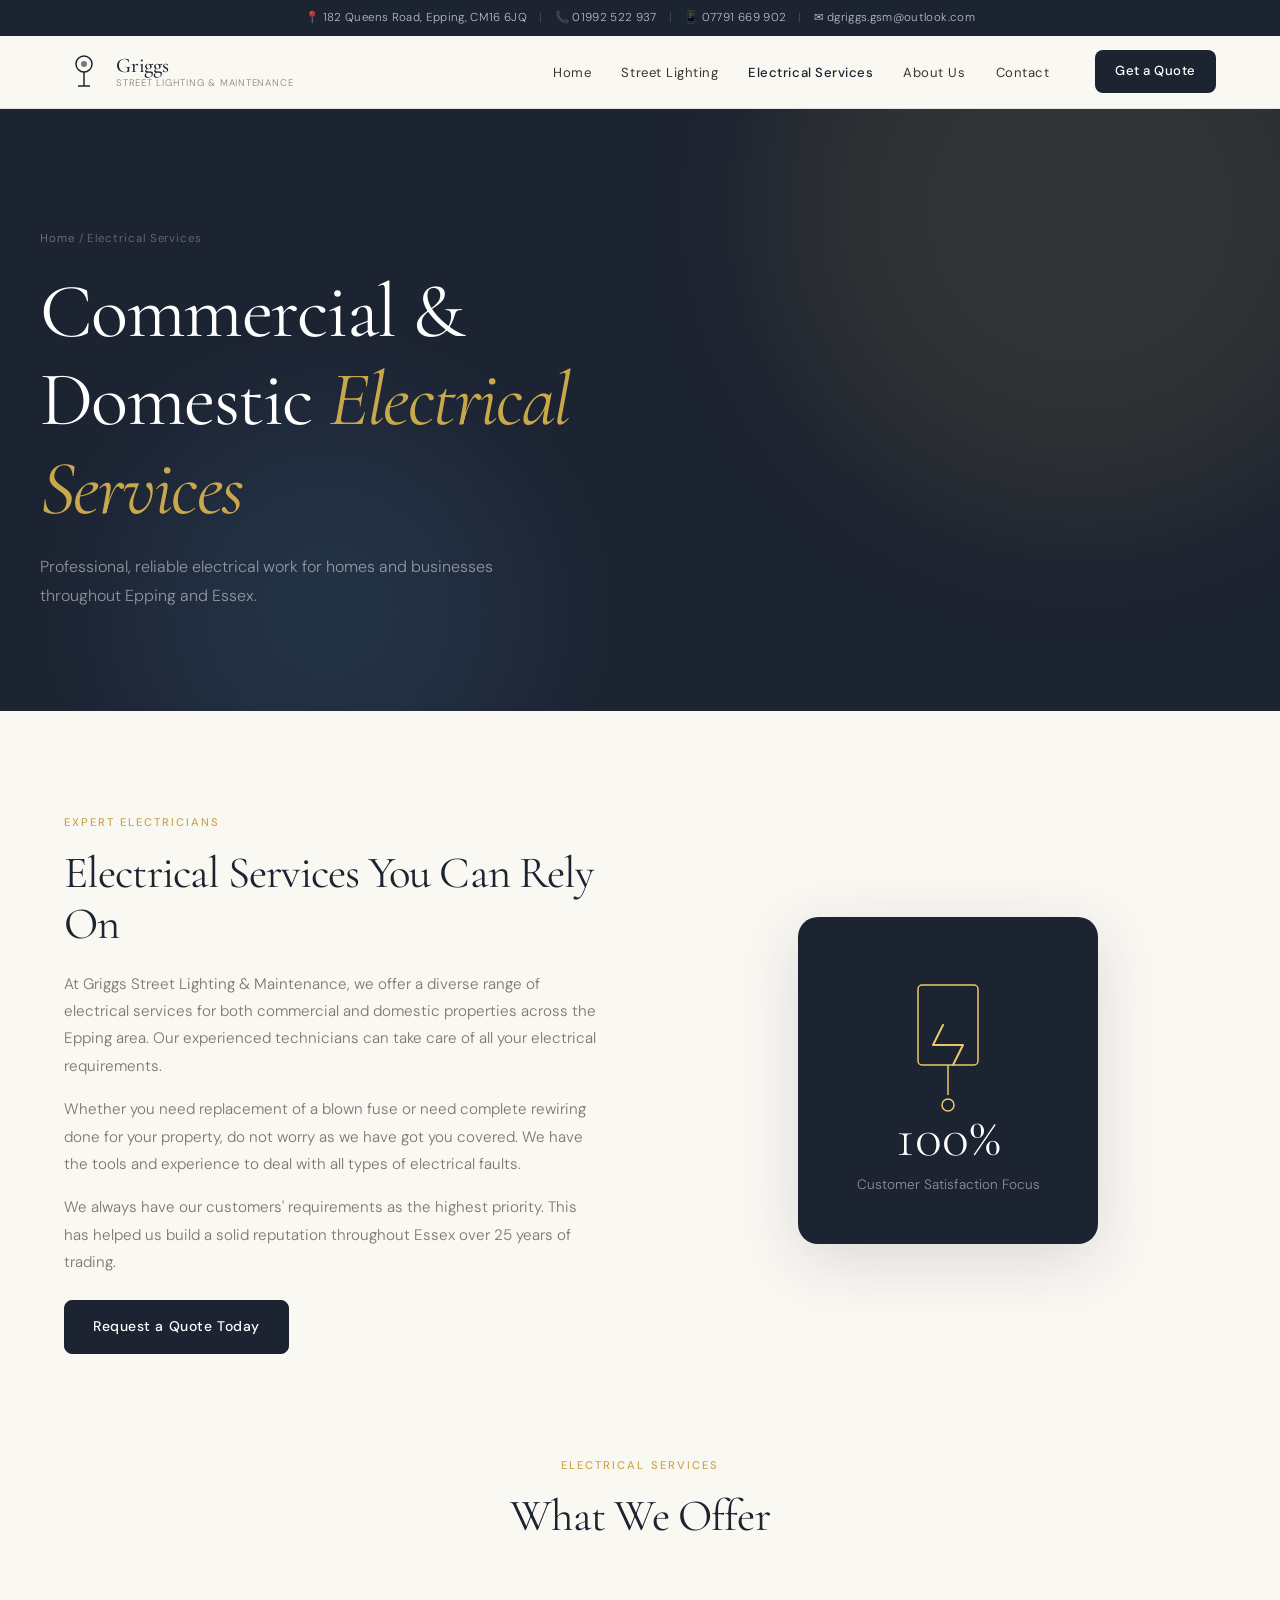
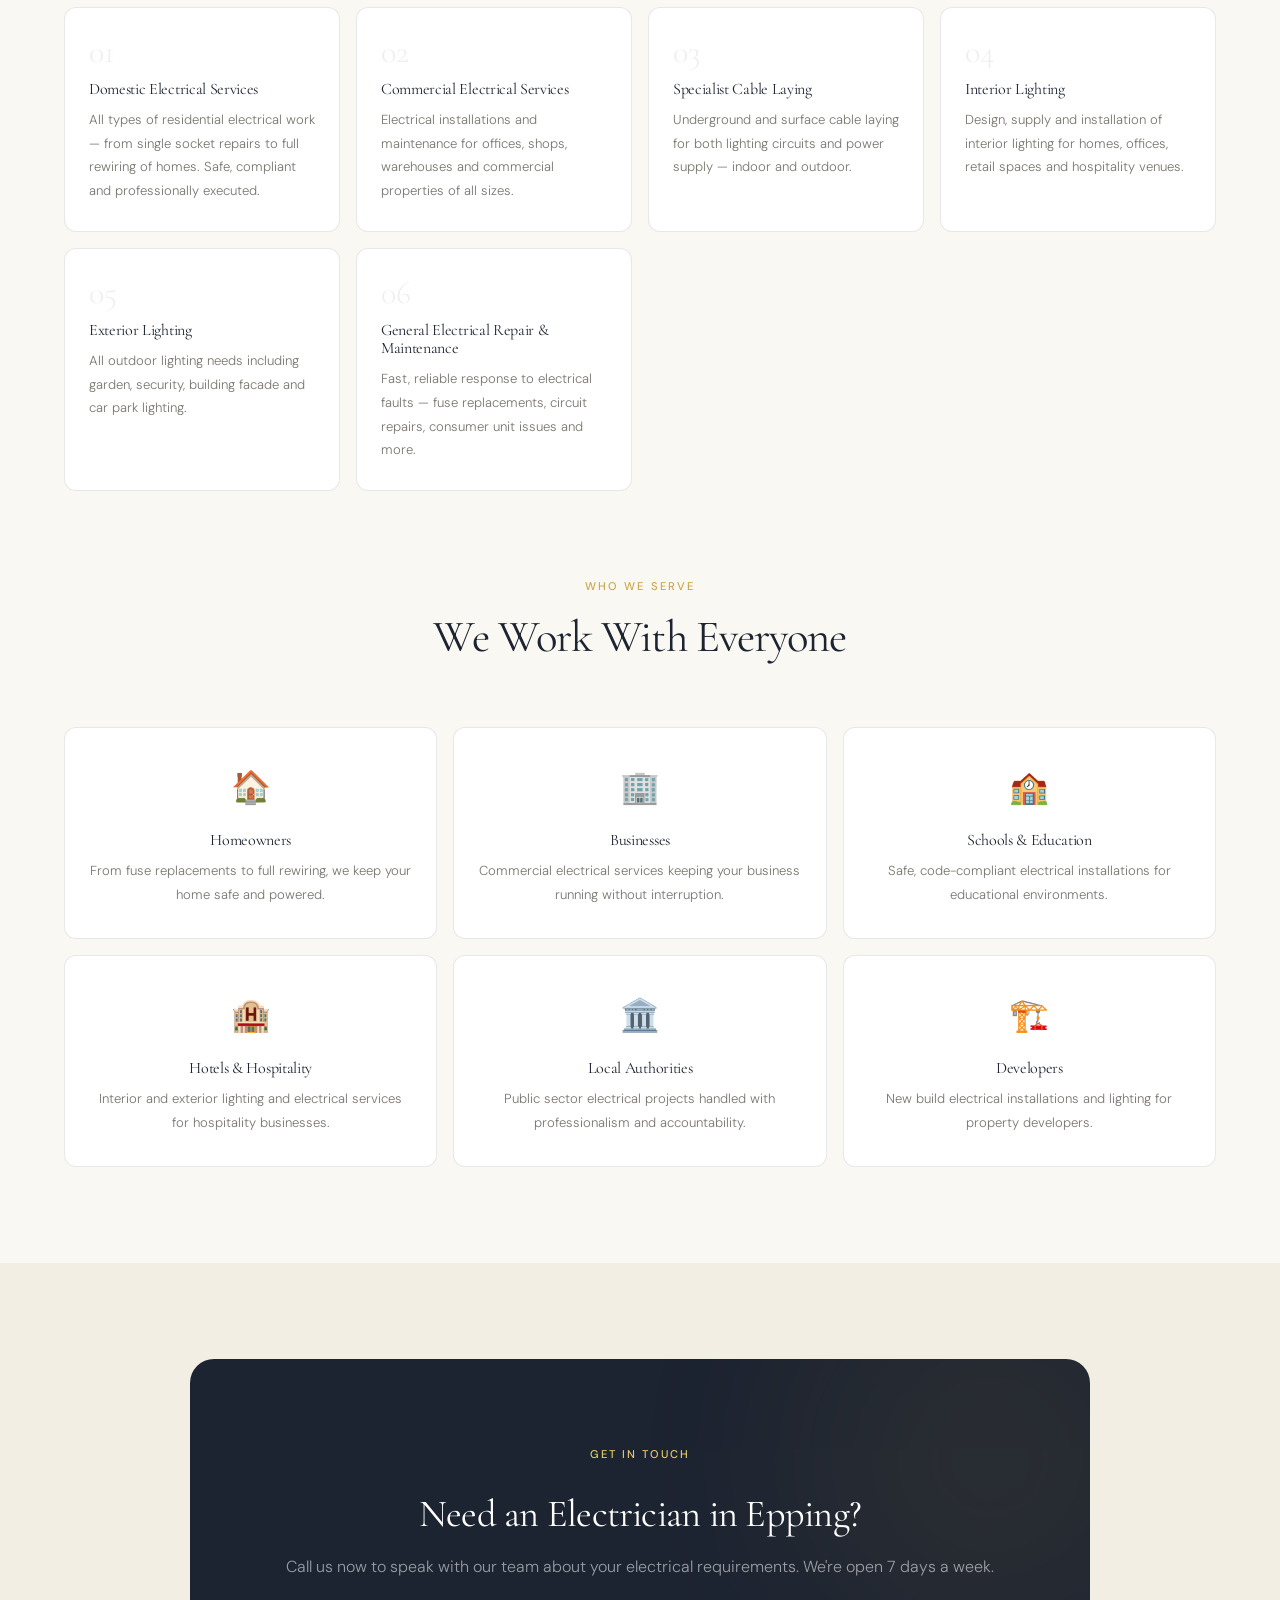
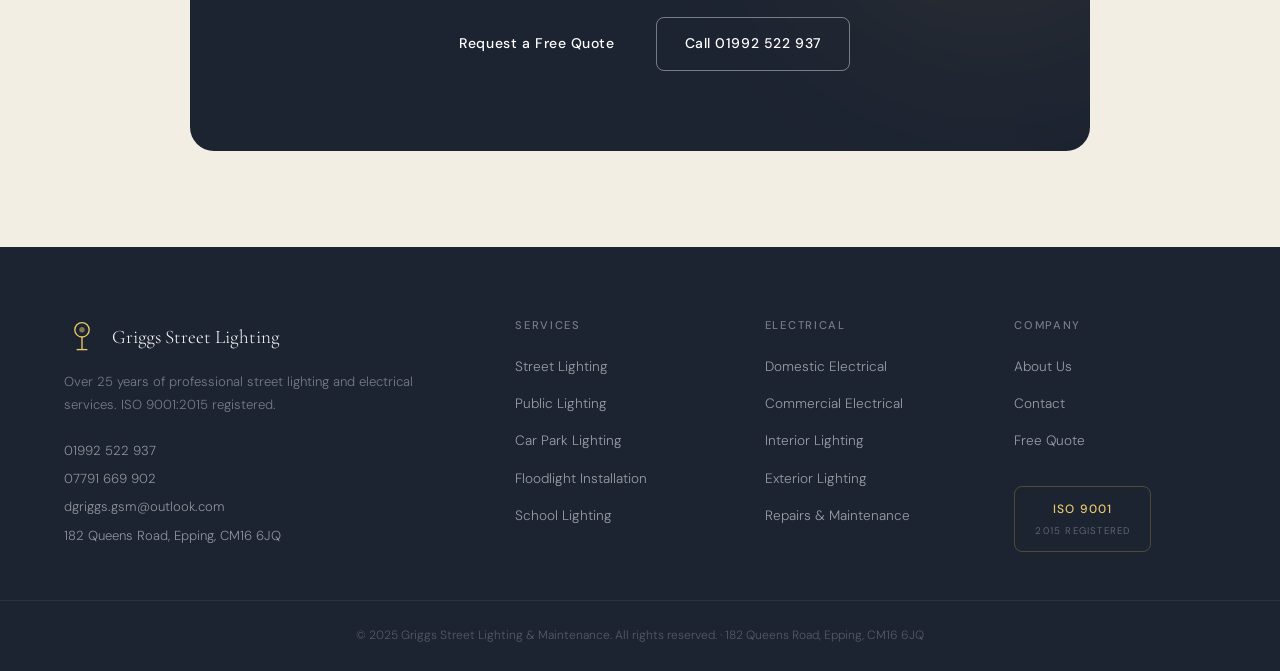
<file: electrical-services.html>
<!DOCTYPE html>
<html lang="en">
<head>
  <meta charset="UTF-8" />
  <meta name="viewport" content="width=device-width, initial-scale=1.0" />
  <title>Electrical Services | Griggs Street Lighting & Maintenance</title>
  <meta name="description" content="Commercial and domestic electrical services in Epping. Griggs Street Lighting & Maintenance — 25+ years experience. Call 01992 522 937." />
  <link rel="stylesheet" href="styles.css" />
  <link rel="preconnect" href="https://fonts.googleapis.com" />
  <link rel="preconnect" href="https://fonts.gstatic.com" crossorigin />
  <link href="https://fonts.googleapis.com/css2?family=Cormorant+Garamond:wght@300;400;500;600&family=DM+Sans:wght@300;400;500&display=swap" rel="stylesheet" />
</head>
<body>

  <div class="topbar">
    <div class="topbar-inner">
      <span>📍 182 Queens Road, Epping, CM16 6JQ</span>
      <span class="topbar-divider">|</span>
      <a href="tel:01992522937">📞 01992 522 937</a>
      <span class="topbar-divider">|</span>
      <a href="tel:07791669902">📱 07791 669 902</a>
      <span class="topbar-divider">|</span>
      <a href="mailto:dgriggs.gsm@outlook.com">✉ dgriggs.gsm@outlook.com</a>
    </div>
  </div>

  <nav class="navbar" id="navbar">
    <div class="nav-container">
      <a href="index.html" class="logo">
        <div class="logo-icon">
          <svg viewBox="0 0 40 40" fill="none"><circle cx="20" cy="12" r="8" stroke="currentColor" stroke-width="1.5"/><line x1="20" y1="20" x2="20" y2="34" stroke="currentColor" stroke-width="1.5"/><line x1="14" y1="34" x2="26" y2="34" stroke="currentColor" stroke-width="1.5"/><circle cx="20" cy="12" r="3" fill="currentColor" opacity="0.6"/></svg>
        </div>
        <div class="logo-text">
          <span class="logo-name">Griggs</span>
          <span class="logo-sub">Street Lighting & Maintenance</span>
        </div>
      </a>
      <ul class="nav-links" id="navLinks">
        <li><a href="index.html" class="nav-link">Home</a></li>
        <li><a href="street-lighting.html" class="nav-link">Street Lighting</a></li>
        <li><a href="electrical-services.html" class="nav-link active">Electrical Services</a></li>
        <li><a href="about.html" class="nav-link">About Us</a></li>
        <li><a href="contact.html" class="nav-link">Contact</a></li>
      </ul>
      <a href="contact.html" class="btn-cta-nav">Get a Quote</a>
      <button class="hamburger" id="hamburger" aria-label="Menu"><span></span><span></span><span></span></button>
    </div>
  </nav>

  <section class="page-hero">
    <div class="page-hero-bg">
      <div class="hero-glow glow-1"></div>
      <div class="hero-glow glow-2"></div>
    </div>
    <div class="page-hero-content">
      <div class="breadcrumb"><a href="index.html">Home</a> / Electrical Services</div>
      <h1 class="page-hero-title animate-fade-up">Commercial &amp; Domestic <em>Electrical Services</em></h1>
      <p class="page-hero-subtitle animate-fade-up delay-1">Professional, reliable electrical work for homes and businesses throughout Epping and Essex.</p>
    </div>
  </section>

  <section class="detail-section">
    <div class="container">
      <div class="detail-intro">
        <div class="detail-intro-text">
          <span class="section-tag">Expert Electricians</span>
          <h2>Electrical Services You Can Rely On</h2>
          <p>At Griggs Street Lighting & Maintenance, we offer a diverse range of electrical services for both commercial and domestic properties across the Epping area. Our experienced technicians can take care of all your electrical requirements.</p>
          <p>Whether you need replacement of a blown fuse or need complete rewiring done for your property, do not worry as we have got you covered. We have the tools and experience to deal with all types of electrical faults.</p>
          <p>We always have our customers' requirements as the highest priority. This has helped us build a solid reputation throughout Essex over 25 years of trading.</p>
          <a href="contact.html" class="btn-primary">Request a Quote Today</a>
        </div>
        <div class="detail-intro-visual">
          <div class="visual-card">
            <div class="visual-icon-xl">
              <svg viewBox="0 0 120 160" fill="none">
                <rect x="30" y="20" width="60" height="80" rx="4" stroke="currentColor" stroke-width="1.5"/>
                <path d="M55 60l-10 20h30l-10 20" stroke="currentColor" stroke-width="2" stroke-linecap="round" stroke-linejoin="round"/>
                <line x1="60" y1="100" x2="60" y2="130" stroke="currentColor" stroke-width="1.5"/>
                <circle cx="60" cy="140" r="6" stroke="currentColor" stroke-width="1.5"/>
              </svg>
            </div>
            <div class="visual-card-text">
              <div class="visual-stat">100%</div>
              <div>Customer Satisfaction Focus</div>
            </div>
          </div>
        </div>
      </div>

      <div class="services-breakdown">
        <div class="section-header">
          <span class="section-tag">Electrical Services</span>
          <h2>What We Offer</h2>
        </div>
        <div class="breakdown-grid">
          <div class="breakdown-card">
            <div class="breakdown-num">01</div>
            <h3>Domestic Electrical Services</h3>
            <p>All types of residential electrical work — from single socket repairs to full rewiring of homes. Safe, compliant and professionally executed.</p>
          </div>
          <div class="breakdown-card">
            <div class="breakdown-num">02</div>
            <h3>Commercial Electrical Services</h3>
            <p>Electrical installations and maintenance for offices, shops, warehouses and commercial properties of all sizes.</p>
          </div>
          <div class="breakdown-card">
            <div class="breakdown-num">03</div>
            <h3>Specialist Cable Laying</h3>
            <p>Underground and surface cable laying for both lighting circuits and power supply — indoor and outdoor.</p>
          </div>
          <div class="breakdown-card">
            <div class="breakdown-num">04</div>
            <h3>Interior Lighting</h3>
            <p>Design, supply and installation of interior lighting for homes, offices, retail spaces and hospitality venues.</p>
          </div>
          <div class="breakdown-card">
            <div class="breakdown-num">05</div>
            <h3>Exterior Lighting</h3>
            <p>All outdoor lighting needs including garden, security, building facade and car park lighting.</p>
          </div>
          <div class="breakdown-card">
            <div class="breakdown-num">06</div>
            <h3>General Electrical Repair & Maintenance</h3>
            <p>Fast, reliable response to electrical faults — fuse replacements, circuit repairs, consumer unit issues and more.</p>
          </div>
        </div>
      </div>

      <!-- WHO WE SERVE -->
      <div class="who-section">
        <div class="section-header">
          <span class="section-tag">Who We Serve</span>
          <h2>We Work With Everyone</h2>
        </div>
        <div class="who-grid">
          <div class="who-card">
            <div class="who-icon">🏠</div>
            <h4>Homeowners</h4>
            <p>From fuse replacements to full rewiring, we keep your home safe and powered.</p>
          </div>
          <div class="who-card">
            <div class="who-icon">🏢</div>
            <h4>Businesses</h4>
            <p>Commercial electrical services keeping your business running without interruption.</p>
          </div>
          <div class="who-card">
            <div class="who-icon">🏫</div>
            <h4>Schools & Education</h4>
            <p>Safe, code-compliant electrical installations for educational environments.</p>
          </div>
          <div class="who-card">
            <div class="who-icon">🏨</div>
            <h4>Hotels & Hospitality</h4>
            <p>Interior and exterior lighting and electrical services for hospitality businesses.</p>
          </div>
          <div class="who-card">
            <div class="who-icon">🏛️</div>
            <h4>Local Authorities</h4>
            <p>Public sector electrical projects handled with professionalism and accountability.</p>
          </div>
          <div class="who-card">
            <div class="who-icon">🏗️</div>
            <h4>Developers</h4>
            <p>New build electrical installations and lighting for property developers.</p>
          </div>
        </div>
      </div>
    </div>
  </section>

  <section class="cta-section">
    <div class="cta-inner">
      <div class="cta-glow"></div>
      <div class="cta-content">
        <span class="section-tag light">Get In Touch</span>
        <h2>Need an Electrician in Epping?</h2>
        <p>Call us now to speak with our team about your electrical requirements. We're open 7 days a week.</p>
        <div class="cta-buttons">
          <a href="contact.html" class="btn-primary">Request a Free Quote</a>
          <a href="tel:01992522937" class="btn-outline-light">Call 01992 522 937</a>
        </div>
      </div>
    </div>
  </section>

  <footer class="footer">
    <div class="footer-inner">
      <div class="footer-col">
        <div class="footer-logo">
          <svg viewBox="0 0 40 40" fill="none" width="36"><circle cx="20" cy="12" r="8" stroke="currentColor" stroke-width="1.5"/><line x1="20" y1="20" x2="20" y2="34" stroke="currentColor" stroke-width="1.5"/><line x1="14" y1="34" x2="26" y2="34" stroke="currentColor" stroke-width="1.5"/><circle cx="20" cy="12" r="3" fill="currentColor" opacity="0.5"/></svg>
          <span>Griggs Street Lighting</span>
        </div>
        <p class="footer-desc">Over 25 years of professional street lighting and electrical services. ISO 9001:2015 registered.</p>
        <div class="footer-contact-info">
          <a href="tel:01992522937">01992 522 937</a>
          <a href="tel:07791669902">07791 669 902</a>
          <a href="mailto:dgriggs.gsm@outlook.com">dgriggs.gsm@outlook.com</a>
          <span>182 Queens Road, Epping, CM16 6JQ</span>
        </div>
      </div>
      <div class="footer-col">
        <h4>Services</h4>
        <ul>
          <li><a href="street-lighting.html">Street Lighting</a></li>
          <li><a href="street-lighting.html">Public Lighting</a></li>
          <li><a href="street-lighting.html">Car Park Lighting</a></li>
          <li><a href="street-lighting.html">Floodlight Installation</a></li>
          <li><a href="street-lighting.html">School Lighting</a></li>
        </ul>
      </div>
      <div class="footer-col">
        <h4>Electrical</h4>
        <ul>
          <li><a href="electrical-services.html">Domestic Electrical</a></li>
          <li><a href="electrical-services.html">Commercial Electrical</a></li>
          <li><a href="electrical-services.html">Interior Lighting</a></li>
          <li><a href="electrical-services.html">Exterior Lighting</a></li>
          <li><a href="electrical-services.html">Repairs & Maintenance</a></li>
        </ul>
      </div>
      <div class="footer-col">
        <h4>Company</h4>
        <ul>
          <li><a href="about.html">About Us</a></li>
          <li><a href="contact.html">Contact</a></li>
          <li><a href="contact.html">Free Quote</a></li>
        </ul>
        <div class="footer-cert">
          <div class="cert-badge">ISO 9001<br/><span>2015 Registered</span></div>
        </div>
      </div>
    </div>
    <div class="footer-bottom">
      <p>© 2025 Griggs Street Lighting & Maintenance. All rights reserved. · 182 Queens Road, Epping, CM16 6JQ</p>
    </div>
  </footer>

  <script src="script.js"></script>
</body>
</html>
</file>
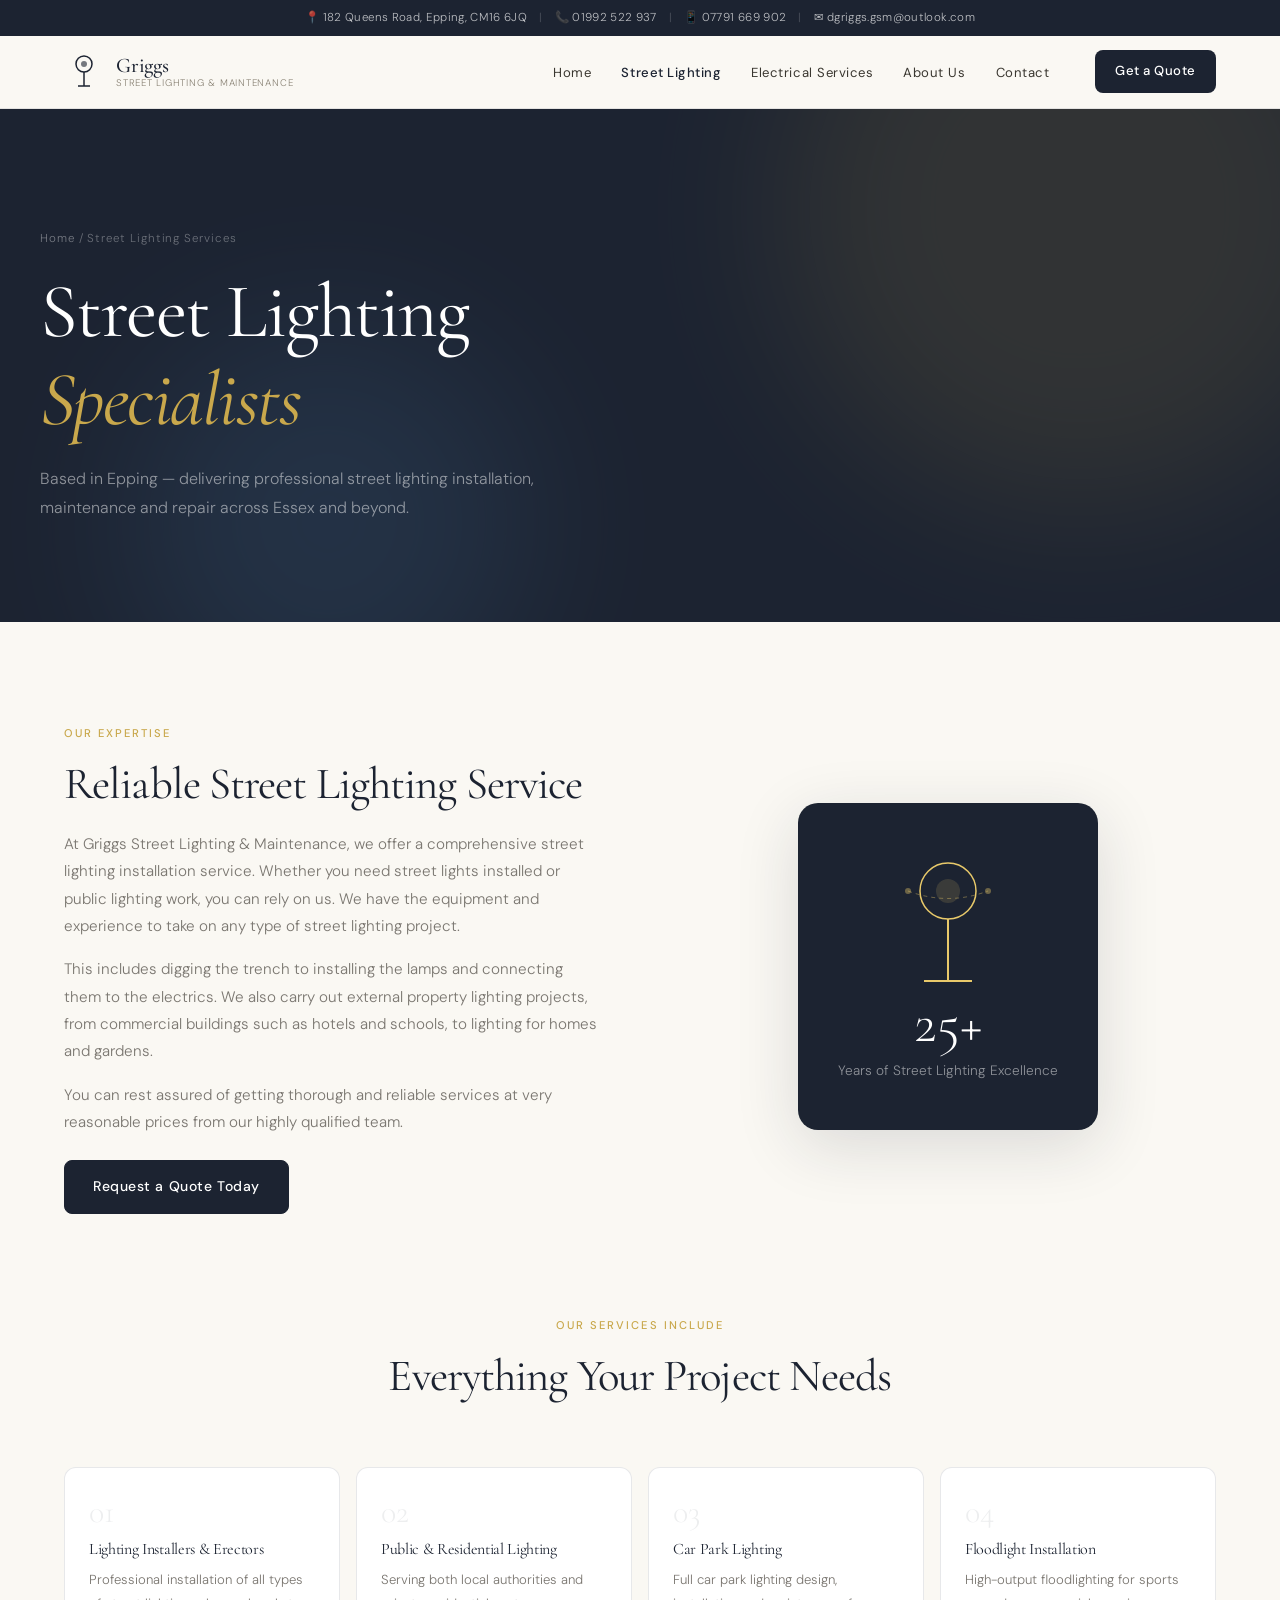
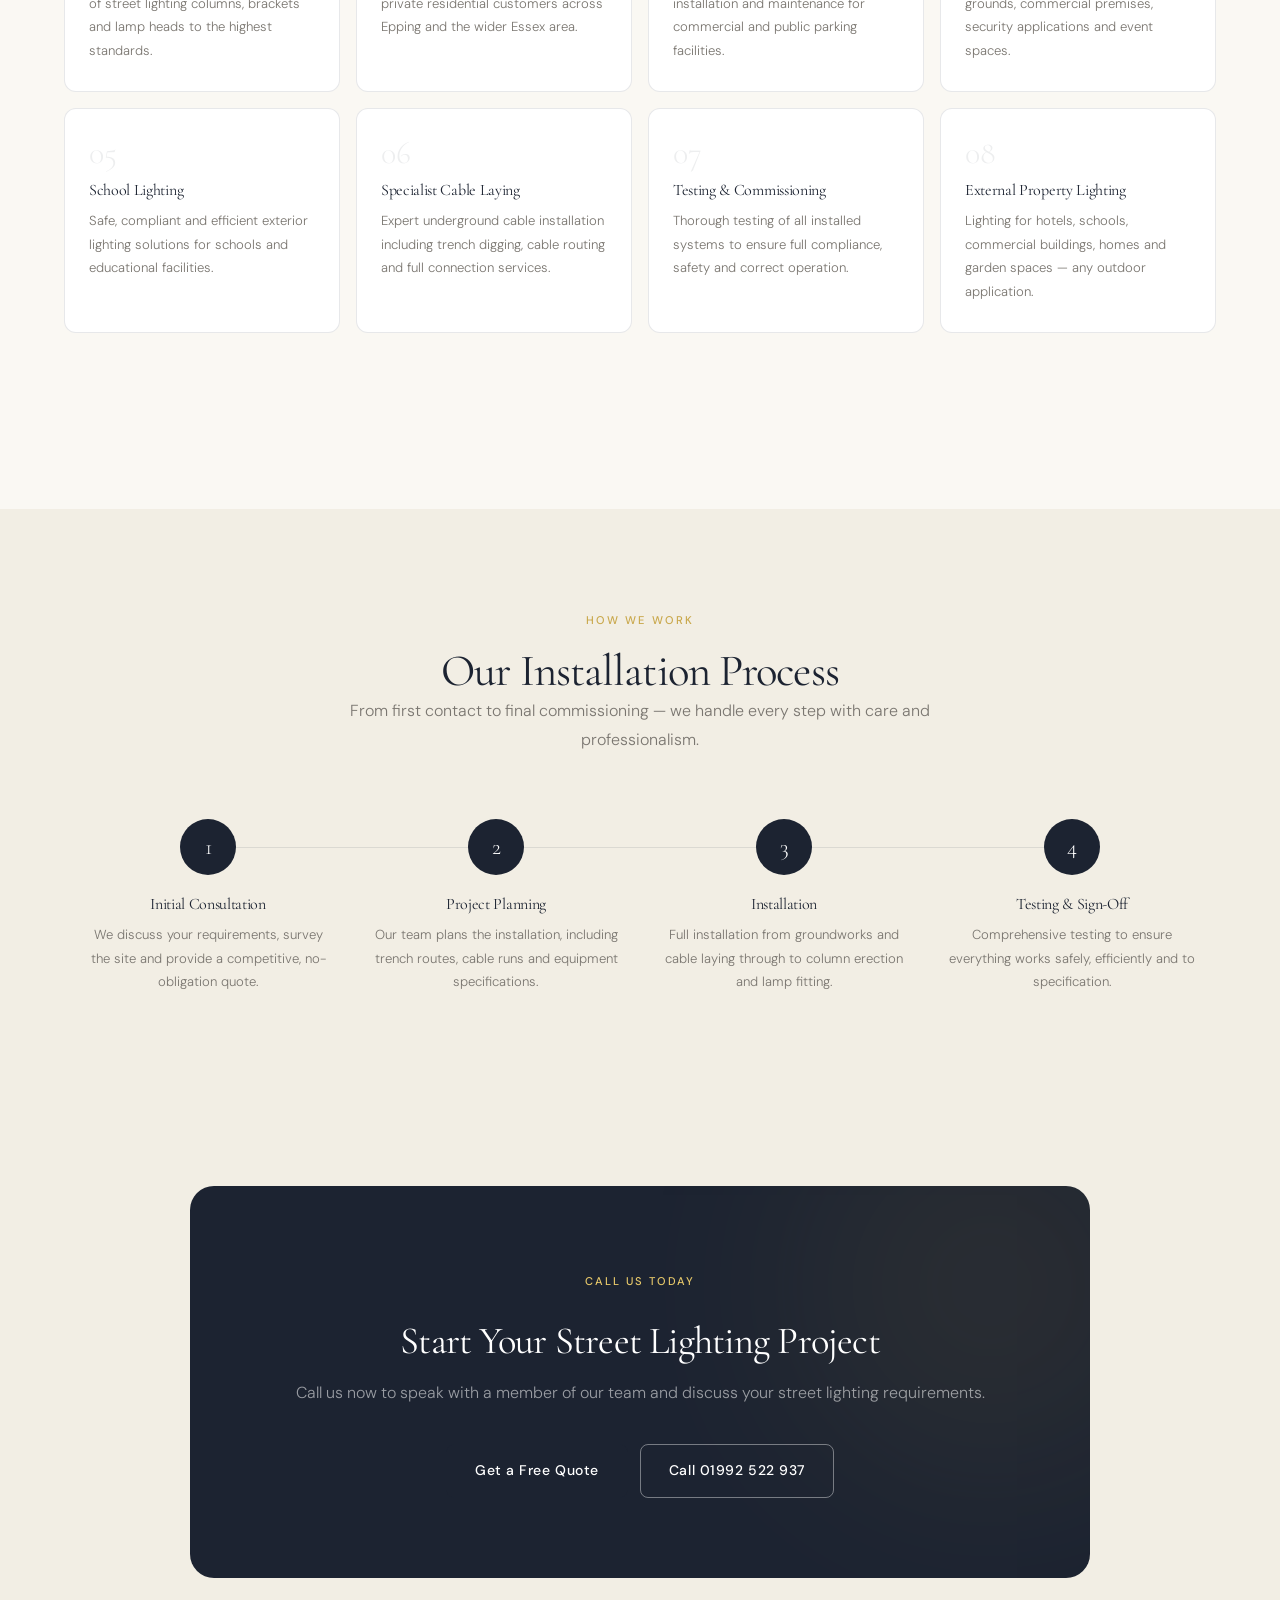
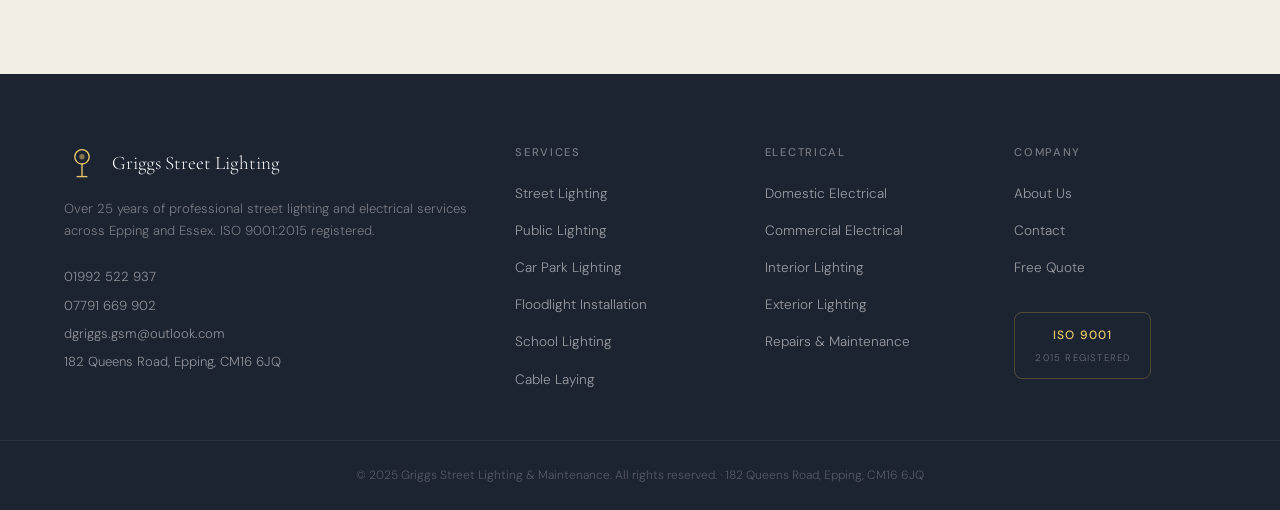
<file: street-lighting.html>
<!DOCTYPE html>
<html lang="en">
<head>
  <meta charset="UTF-8" />
  <meta name="viewport" content="width=device-width, initial-scale=1.0" />
  <title>Street Lighting Services | Griggs Street Lighting & Maintenance</title>
  <meta name="description" content="Expert street lighting installation, maintenance and repair in Epping and Essex. Call 01992 522 937." />
  <link rel="stylesheet" href="styles.css" />
  <link rel="preconnect" href="https://fonts.googleapis.com" />
  <link rel="preconnect" href="https://fonts.gstatic.com" crossorigin />
  <link href="https://fonts.googleapis.com/css2?family=Cormorant+Garamond:wght@300;400;500;600&family=DM+Sans:wght@300;400;500&display=swap" rel="stylesheet" />
</head>
<body>

  <div class="topbar">
    <div class="topbar-inner">
      <span>📍 182 Queens Road, Epping, CM16 6JQ</span>
      <span class="topbar-divider">|</span>
      <a href="tel:01992522937">📞 01992 522 937</a>
      <span class="topbar-divider">|</span>
      <a href="tel:07791669902">📱 07791 669 902</a>
      <span class="topbar-divider">|</span>
      <a href="mailto:dgriggs.gsm@outlook.com">✉ dgriggs.gsm@outlook.com</a>
    </div>
  </div>

  <nav class="navbar" id="navbar">
    <div class="nav-container">
      <a href="index.html" class="logo">
        <div class="logo-icon">
          <svg viewBox="0 0 40 40" fill="none"><circle cx="20" cy="12" r="8" stroke="currentColor" stroke-width="1.5"/><line x1="20" y1="20" x2="20" y2="34" stroke="currentColor" stroke-width="1.5"/><line x1="14" y1="34" x2="26" y2="34" stroke="currentColor" stroke-width="1.5"/><circle cx="20" cy="12" r="3" fill="currentColor" opacity="0.6"/></svg>
        </div>
        <div class="logo-text">
          <span class="logo-name">Griggs</span>
          <span class="logo-sub">Street Lighting & Maintenance</span>
        </div>
      </a>
      <ul class="nav-links" id="navLinks">
        <li><a href="index.html" class="nav-link">Home</a></li>
        <li><a href="street-lighting.html" class="nav-link active">Street Lighting</a></li>
        <li><a href="electrical-services.html" class="nav-link">Electrical Services</a></li>
        <li><a href="about.html" class="nav-link">About Us</a></li>
        <li><a href="contact.html" class="nav-link">Contact</a></li>
      </ul>
      <a href="contact.html" class="btn-cta-nav">Get a Quote</a>
      <button class="hamburger" id="hamburger" aria-label="Menu"><span></span><span></span><span></span></button>
    </div>
  </nav>

  <section class="page-hero">
    <div class="page-hero-bg">
      <div class="hero-glow glow-1"></div>
      <div class="hero-glow glow-2"></div>
    </div>
    <div class="page-hero-content">
      <div class="breadcrumb"><a href="index.html">Home</a> / Street Lighting Services</div>
      <h1 class="page-hero-title animate-fade-up">Street Lighting <em>Specialists</em></h1>
      <p class="page-hero-subtitle animate-fade-up delay-1">Based in Epping — delivering professional street lighting installation, maintenance and repair across Essex and beyond.</p>
    </div>
  </section>

  <section class="detail-section">
    <div class="container">
      <div class="detail-intro">
        <div class="detail-intro-text">
          <span class="section-tag">Our Expertise</span>
          <h2>Reliable Street Lighting Service</h2>
          <p>At Griggs Street Lighting & Maintenance, we offer a comprehensive street lighting installation service. Whether you need street lights installed or public lighting work, you can rely on us. We have the equipment and experience to take on any type of street lighting project.</p>
          <p>This includes digging the trench to installing the lamps and connecting them to the electrics. We also carry out external property lighting projects, from commercial buildings such as hotels and schools, to lighting for homes and gardens.</p>
          <p>You can rest assured of getting thorough and reliable services at very reasonable prices from our highly qualified team.</p>
          <a href="contact.html" class="btn-primary">Request a Quote Today</a>
        </div>
        <div class="detail-intro-visual">
          <div class="visual-card">
            <div class="visual-icon-xl">
              <svg viewBox="0 0 120 160" fill="none" xmlns="http://www.w3.org/2000/svg">
                <circle cx="60" cy="40" r="28" stroke="currentColor" stroke-width="1.5"/>
                <circle cx="60" cy="40" r="12" fill="currentColor" opacity="0.15"/>
                <line x1="60" y1="68" x2="60" y2="130" stroke="currentColor" stroke-width="2"/>
                <line x1="36" y1="130" x2="84" y2="130" stroke="currentColor" stroke-width="2"/>
                <path d="M20 40 Q60 55 100 40" stroke="currentColor" stroke-width="1" stroke-dasharray="4 4" opacity="0.4"/>
                <circle cx="20" cy="40" r="3" fill="currentColor" opacity="0.4"/>
                <circle cx="100" cy="40" r="3" fill="currentColor" opacity="0.4"/>
              </svg>
            </div>
            <div class="visual-card-text">
              <div class="visual-stat">25+</div>
              <div>Years of Street Lighting Excellence</div>
            </div>
          </div>
        </div>
      </div>

      <div class="services-breakdown">
        <div class="section-header">
          <span class="section-tag">Our Services Include</span>
          <h2>Everything Your Project Needs</h2>
        </div>
        <div class="breakdown-grid">
          <div class="breakdown-card">
            <div class="breakdown-num">01</div>
            <h3>Lighting Installers & Erectors</h3>
            <p>Professional installation of all types of street lighting columns, brackets and lamp heads to the highest standards.</p>
          </div>
          <div class="breakdown-card">
            <div class="breakdown-num">02</div>
            <h3>Public & Residential Lighting</h3>
            <p>Serving both local authorities and private residential customers across Epping and the wider Essex area.</p>
          </div>
          <div class="breakdown-card">
            <div class="breakdown-num">03</div>
            <h3>Car Park Lighting</h3>
            <p>Full car park lighting design, installation and maintenance for commercial and public parking facilities.</p>
          </div>
          <div class="breakdown-card">
            <div class="breakdown-num">04</div>
            <h3>Floodlight Installation</h3>
            <p>High-output floodlighting for sports grounds, commercial premises, security applications and event spaces.</p>
          </div>
          <div class="breakdown-card">
            <div class="breakdown-num">05</div>
            <h3>School Lighting</h3>
            <p>Safe, compliant and efficient exterior lighting solutions for schools and educational facilities.</p>
          </div>
          <div class="breakdown-card">
            <div class="breakdown-num">06</div>
            <h3>Specialist Cable Laying</h3>
            <p>Expert underground cable installation including trench digging, cable routing and full connection services.</p>
          </div>
          <div class="breakdown-card">
            <div class="breakdown-num">07</div>
            <h3>Testing & Commissioning</h3>
            <p>Thorough testing of all installed systems to ensure full compliance, safety and correct operation.</p>
          </div>
          <div class="breakdown-card">
            <div class="breakdown-num">08</div>
            <h3>External Property Lighting</h3>
            <p>Lighting for hotels, schools, commercial buildings, homes and garden spaces — any outdoor application.</p>
          </div>
        </div>
      </div>
    </div>
  </section>

  <section class="process-section">
    <div class="container">
      <div class="section-header">
        <span class="section-tag">How We Work</span>
        <h2>Our Installation Process</h2>
        <p class="section-subtitle">From first contact to final commissioning — we handle every step with care and professionalism.</p>
      </div>
      <div class="process-steps">
        <div class="process-step">
          <div class="step-circle">1</div>
          <div class="step-line"></div>
          <h4>Initial Consultation</h4>
          <p>We discuss your requirements, survey the site and provide a competitive, no-obligation quote.</p>
        </div>
        <div class="process-step">
          <div class="step-circle">2</div>
          <div class="step-line"></div>
          <h4>Project Planning</h4>
          <p>Our team plans the installation, including trench routes, cable runs and equipment specifications.</p>
        </div>
        <div class="process-step">
          <div class="step-circle">3</div>
          <div class="step-line"></div>
          <h4>Installation</h4>
          <p>Full installation from groundworks and cable laying through to column erection and lamp fitting.</p>
        </div>
        <div class="process-step">
          <div class="step-circle">4</div>
          <div class="step-line"></div>
          <h4>Testing & Sign-Off</h4>
          <p>Comprehensive testing to ensure everything works safely, efficiently and to specification.</p>
        </div>
      </div>
    </div>
  </section>

  <section class="cta-section">
    <div class="cta-inner">
      <div class="cta-glow"></div>
      <div class="cta-content">
        <span class="section-tag light">Call Us Today</span>
        <h2>Start Your Street Lighting Project</h2>
        <p>Call us now to speak with a member of our team and discuss your street lighting requirements.</p>
        <div class="cta-buttons">
          <a href="contact.html" class="btn-primary">Get a Free Quote</a>
          <a href="tel:01992522937" class="btn-outline-light">Call 01992 522 937</a>
        </div>
      </div>
    </div>
  </section>

  <footer class="footer">
    <div class="footer-inner">
      <div class="footer-col">
        <div class="footer-logo">
          <svg viewBox="0 0 40 40" fill="none" width="36"><circle cx="20" cy="12" r="8" stroke="currentColor" stroke-width="1.5"/><line x1="20" y1="20" x2="20" y2="34" stroke="currentColor" stroke-width="1.5"/><line x1="14" y1="34" x2="26" y2="34" stroke="currentColor" stroke-width="1.5"/><circle cx="20" cy="12" r="3" fill="currentColor" opacity="0.5"/></svg>
          <span>Griggs Street Lighting</span>
        </div>
        <p class="footer-desc">Over 25 years of professional street lighting and electrical services across Epping and Essex. ISO 9001:2015 registered.</p>
        <div class="footer-contact-info">
          <a href="tel:01992522937">01992 522 937</a>
          <a href="tel:07791669902">07791 669 902</a>
          <a href="mailto:dgriggs.gsm@outlook.com">dgriggs.gsm@outlook.com</a>
          <span>182 Queens Road, Epping, CM16 6JQ</span>
        </div>
      </div>
      <div class="footer-col">
        <h4>Services</h4>
        <ul>
          <li><a href="street-lighting.html">Street Lighting</a></li>
          <li><a href="street-lighting.html">Public Lighting</a></li>
          <li><a href="street-lighting.html">Car Park Lighting</a></li>
          <li><a href="street-lighting.html">Floodlight Installation</a></li>
          <li><a href="street-lighting.html">School Lighting</a></li>
          <li><a href="street-lighting.html">Cable Laying</a></li>
        </ul>
      </div>
      <div class="footer-col">
        <h4>Electrical</h4>
        <ul>
          <li><a href="electrical-services.html">Domestic Electrical</a></li>
          <li><a href="electrical-services.html">Commercial Electrical</a></li>
          <li><a href="electrical-services.html">Interior Lighting</a></li>
          <li><a href="electrical-services.html">Exterior Lighting</a></li>
          <li><a href="electrical-services.html">Repairs & Maintenance</a></li>
        </ul>
      </div>
      <div class="footer-col">
        <h4>Company</h4>
        <ul>
          <li><a href="about.html">About Us</a></li>
          <li><a href="contact.html">Contact</a></li>
          <li><a href="contact.html">Free Quote</a></li>
        </ul>
        <div class="footer-cert">
          <div class="cert-badge">ISO 9001<br/><span>2015 Registered</span></div>
        </div>
      </div>
    </div>
    <div class="footer-bottom">
      <p>© 2025 Griggs Street Lighting & Maintenance. All rights reserved. · 182 Queens Road, Epping, CM16 6JQ</p>
    </div>
  </footer>

  <script src="script.js"></script>
</body>
</html>
</file>
<file: styles.css>
*, *::before, *::after { box-sizing: border-box; margin: 0; padding: 0; }

:root {
  --cream:       #FAF8F3;
  --cream-deep:  #F2EEE4;
  --slate:       #1C2331;
  --slate-mid:   #2D3B52;
  --slate-light: #3D5068;
  --gold:        #C9A84C;
  --gold-light:  #E8C96A;
  --warm-gray:   #8A8375;
  --text-body:   #3A3730;
  --text-muted:  #7A7670;
  --white:       #FFFFFF;
  --border:      rgba(28,35,49,0.1);

  --font-display: 'Cormorant Garamond', Georgia, serif;
  --font-body:    'DM Sans', system-ui, sans-serif;

  --section-pad: 96px;
  --radius:      12px;
  --radius-lg:   20px;
  --shadow:      0 4px 24px rgba(28,35,49,0.08);
  --shadow-lg:   0 16px 64px rgba(28,35,49,0.14);
}

html { scroll-behavior: smooth; font-size: 16px; }

body {
  background: var(--cream);
  color: var(--text-body);
  font-family: var(--font-body);
  font-weight: 300;
  line-height: 1.7;
  overflow-x: hidden;
}

img { max-width: 100%; display: block; }
a { text-decoration: none; color: inherit; }
ul { list-style: none; }

h1, h2, h3, h4 {
  font-family: var(--font-display);
  font-weight: 400;
  line-height: 1.15;
  letter-spacing: -0.02em;
  color: var(--slate);
}

h1 { font-size: clamp(2.8rem, 6vw, 5.5rem); }
h2 { font-size: clamp(2rem, 3.5vw, 3rem); }
h3 { font-size: clamp(1.3rem, 2vw, 1.6rem); }
h4 { font-size: 1.1rem; }

em { font-style: italic; color: var(--gold); }

p { font-size: 0.95rem; color: var(--text-muted); line-height: 1.8; }

.container { max-width: 1200px; margin: 0 auto; padding: 0 24px; }

.section-tag {
  display: inline-block;
  font-family: var(--font-body);
  font-size: 0.7rem;
  font-weight: 500;
  letter-spacing: 0.18em;
  text-transform: uppercase;
  color: var(--gold);
  margin-bottom: 16px;
}

.section-header {
  text-align: center;
  max-width: 640px;
  margin: 0 auto 64px;
}

.section-title { margin-bottom: 16px; }
.section-subtitle { font-size: 1rem; color: var(--text-muted); }

.topbar {
  background: var(--slate);
  color: rgba(255,255,255,0.7);
  font-size: 0.72rem;
  letter-spacing: 0.03em;
  padding: 8px 0;
  position: relative;
  z-index: 100;
}

.topbar-inner {
  max-width: 1200px;
  margin: 0 auto;
  padding: 0 24px;
  display: flex;
  align-items: center;
  gap: 12px;
  flex-wrap: wrap;
  justify-content: center;
}

.topbar a { color: rgba(255,255,255,0.7); transition: color 0.2s; }
.topbar a:hover { color: var(--gold-light); }
.topbar-divider { opacity: 0.3; }

/* === NAVBAR === */
.navbar {
  position: sticky;
  top: 0;
  z-index: 999;
  background: rgba(250,248,243,0.95);
  backdrop-filter: blur(16px);
  -webkit-backdrop-filter: blur(16px);
  border-bottom: 1px solid var(--border);
  transition: box-shadow 0.3s;
}

.navbar.scrolled { box-shadow: 0 4px 32px rgba(28,35,49,0.1); }

.nav-container {
  max-width: 1200px;
  margin: 0 auto;
  padding: 0 24px;
  display: flex;
  align-items: center;
  height: 72px;
  gap: 32px;
}

.logo {
  display: flex;
  align-items: center;
  gap: 12px;
  flex-shrink: 0;
}

.logo-icon {
  width: 40px;
  height: 40px;
  color: var(--slate);
}

.logo-text {
  display: flex;
  flex-direction: column;
  line-height: 1.1;
}

.logo-name {
  font-family: var(--font-display);
  font-size: 1.3rem;
  font-weight: 500;
  color: var(--slate);
  letter-spacing: -0.01em;
}

.logo-sub {
  font-size: 0.6rem;
  letter-spacing: 0.08em;
  text-transform: uppercase;
  color: var(--warm-gray);
}

.nav-links {
  display: flex;
  align-items: center;
  gap: 2px;
  margin-left: auto;
}

.nav-link {
  font-size: 0.82rem;
  font-weight: 400;
  letter-spacing: 0.04em;
  color: var(--text-body);
  padding: 8px 14px;
  border-radius: 6px;
  transition: all 0.2s;
  white-space: nowrap;
}

.nav-link:hover { background: var(--cream-deep); color: var(--slate); }
.nav-link.active { color: var(--slate); font-weight: 500; }

.btn-cta-nav {
  background: var(--slate);
  color: var(--white);
  padding: 10px 20px;
  border-radius: 8px;
  font-size: 0.82rem;
  font-weight: 500;
  letter-spacing: 0.04em;
  transition: all 0.2s;
  white-space: nowrap;
  flex-shrink: 0;
}

.btn-cta-nav:hover {
  background: var(--slate-mid);
  transform: translateY(-1px);
}

.hamburger {
  display: none;
  flex-direction: column;
  gap: 5px;
  cursor: pointer;
  background: none;
  border: none;
  padding: 6px;
  margin-left: auto;
}

.hamburger span {
  display: block;
  width: 22px;
  height: 1.5px;
  background: var(--slate);
  transition: all 0.3s;
  transform-origin: center;
}

.hamburger.open span:nth-child(1) { transform: translateY(6.5px) rotate(45deg); }
.hamburger.open span:nth-child(2) { opacity: 0; }
.hamburger.open span:nth-child(3) { transform: translateY(-6.5px) rotate(-45deg); }

.btn-primary {
  display: inline-flex;
  align-items: center;
  background: var(--slate);
  color: var(--white);
  padding: 14px 28px;
  border-radius: 8px;
  font-size: 0.875rem;
  font-weight: 500;
  letter-spacing: 0.04em;
  transition: all 0.25s;
  border: 1px solid var(--slate);
}

.btn-primary:hover {
  background: var(--slate-mid);
  border-color: var(--slate-mid);
  transform: translateY(-2px);
  box-shadow: 0 8px 24px rgba(28,35,49,0.25);
}

.btn-ghost {
  display: inline-flex;
  align-items: center;
  background: transparent;
  color: var(--slate);
  padding: 14px 28px;
  border-radius: 8px;
  font-size: 0.875rem;
  font-weight: 500;
  letter-spacing: 0.04em;
  border: 1px solid rgba(28,35,49,0.2);
  transition: all 0.25s;
}

.btn-ghost:hover {
  background: var(--slate);
  color: var(--white);
  border-color: var(--slate);
  transform: translateY(-2px);
}

.btn-outline-light {
  display: inline-flex;
  align-items: center;
  background: transparent;
  color: var(--white);
  padding: 14px 28px;
  border-radius: 8px;
  font-size: 0.875rem;
  font-weight: 500;
  letter-spacing: 0.04em;
  border: 1px solid rgba(255,255,255,0.4);
  transition: all 0.25s;
}

.btn-outline-light:hover {
  background: rgba(255,255,255,0.12);
  border-color: rgba(255,255,255,0.7);
  transform: translateY(-2px);
}

.btn-full { width: 100%; justify-content: center; }

.hero {
  position: relative;
  min-height: 100vh;
  display: flex;
  align-items: center;
  overflow: hidden;
  background: var(--slate);
}

.hero-bg {
  position: absolute;
  inset: 0;
  pointer-events: none;
}

.hero-glow {
  position: absolute;
  border-radius: 50%;
  filter: blur(80px);
  opacity: 0.12;
}

.glow-1 {
  width: 600px;
  height: 600px;
  background: var(--gold);
  top: -200px;
  right: -100px;
  animation: glow-drift 8s ease-in-out infinite alternate;
}

.glow-2 {
  width: 400px;
  height: 400px;
  background: #5B9BD5;
  bottom: -100px;
  left: 10%;
  animation: glow-drift 10s ease-in-out infinite alternate-reverse;
}

@keyframes glow-drift {
  from { transform: translate(0,0) scale(1); }
  to   { transform: translate(30px, 20px) scale(1.1); }
}

.lamp-grid {
  position: absolute;
  inset: 0;
  overflow: hidden;
  opacity: 0.06;
}

.hero-content {
  position: relative;
  z-index: 2;
  max-width: 1200px;
  margin: 0 auto;
  padding: 140px 24px 100px;
}

.hero-badge {
  display: inline-flex;
  align-items: center;
  gap: 8px;
  font-size: 0.7rem;
  letter-spacing: 0.18em;
  text-transform: uppercase;
  color: var(--gold-light);
  background: rgba(201,168,76,0.1);
  border: 1px solid rgba(201,168,76,0.25);
  padding: 6px 16px;
  border-radius: 100px;
  margin-bottom: 32px;
}

.badge-dot {
  width: 6px;
  height: 6px;
  border-radius: 50%;
  background: var(--gold-light);
  animation: pulse 2s ease-in-out infinite;
}

@keyframes pulse {
  0%, 100% { opacity: 1; transform: scale(1); }
  50%       { opacity: 0.5; transform: scale(0.8); }
}

.hero-title {
  color: var(--white);
  max-width: 700px;
  margin-bottom: 24px;
  font-size: clamp(3.2rem, 7vw, 6.5rem);
}

.hero-subtitle {
  max-width: 500px;
  color: rgba(255,255,255,0.55);
  font-size: 1rem;
  line-height: 1.8;
  margin-bottom: 40px;
}

.hero-ctas {
  display: flex;
  gap: 12px;
  flex-wrap: wrap;
  margin-bottom: 64px;
}

.hero-stats {
  display: flex;
  align-items: center;
  gap: 0;
  flex-wrap: wrap;
}

.stat {
  display: flex;
  flex-direction: column;
  padding: 0 32px 0 0;
}

.stat:first-child { padding-left: 0; }

.stat-num {
  font-family: var(--font-display);
  font-size: 2.8rem;
  font-weight: 300;
  color: var(--white);
  line-height: 1;
}

.stat-plus {
  font-family: var(--font-display);
  font-size: 1.8rem;
  color: var(--gold-light);
}

.stat-label {
  font-size: 0.7rem;
  letter-spacing: 0.1em;
  text-transform: uppercase;
  color: rgba(255,255,255,0.4);
  margin-top: 4px;
}

.stat-divider {
  width: 1px;
  height: 48px;
  background: rgba(255,255,255,0.1);
  margin-right: 32px;
}

.scroll-indicator {
  position: absolute;
  bottom: 40px;
  left: 50%;
  transform: translateX(-50%);
  display: flex;
  flex-direction: column;
  align-items: center;
  gap: 8px;
  color: rgba(255,255,255,0.3);
  font-size: 0.65rem;
  letter-spacing: 0.15em;
  text-transform: uppercase;
}

.scroll-line {
  width: 1px;
  height: 40px;
  background: linear-gradient(to bottom, rgba(255,255,255,0.4), transparent);
  animation: scroll-anim 2s ease-in-out infinite;
}

@keyframes scroll-anim {
  0% { transform: scaleY(0); transform-origin: top; }
  50% { transform: scaleY(1); transform-origin: top; }
  51% { transform: scaleY(1); transform-origin: bottom; }
  100% { transform: scaleY(0); transform-origin: bottom; }
}

.trust-bar {
  background: var(--white);
  border-bottom: 1px solid var(--border);
  padding: 28px 0;
}

.trust-inner {
  max-width: 1200px;
  margin: 0 auto;
  padding: 0 24px;
  display: flex;
  align-items: center;
  justify-content: center;
  gap: 40px;
  flex-wrap: wrap;
}

.trust-item {
  display: flex;
  align-items: center;
  gap: 10px;
  font-size: 0.8rem;
  font-weight: 400;
  letter-spacing: 0.03em;
  color: var(--slate-light);
  white-space: nowrap;
}

.trust-item svg {
  width: 18px;
  height: 18px;
  color: var(--gold);
  flex-shrink: 0;
}

.services-section {
  padding: var(--section-pad) 0;
  background: var(--cream);
}

.services-grid {
  display: grid;
  grid-template-columns: repeat(4, 1fr);
  gap: 16px;
}

.service-card {
  background: var(--white);
  border: 1px solid var(--border);
  border-radius: var(--radius-lg);
  padding: 36px 28px;
  transition: all 0.35s cubic-bezier(0.25, 0.46, 0.45, 0.94);
  position: relative;
  overflow: hidden;
  display: block;
}

.service-card::before {
  content: '';
  position: absolute;
  bottom: 0;
  left: 0;
  right: 0;
  height: 3px;
  background: linear-gradient(to right, var(--gold), var(--gold-light));
  transform: scaleX(0);
  transform-origin: left;
  transition: transform 0.35s;
}

.service-card:hover {
  transform: translateY(-6px);
  box-shadow: var(--shadow-lg);
  border-color: transparent;
}

.service-card:hover::before { transform: scaleX(1); }

.service-card.featured {
  background: var(--slate);
  border-color: var(--slate);
}

.service-card.featured h3,
.service-card.featured p,
.service-card.featured .service-list li,
.service-card.featured .service-link { color: rgba(255,255,255,0.85); }

.service-card.featured .service-icon { color: var(--gold-light); }

.service-icon {
  width: 48px;
  height: 48px;
  color: var(--slate);
  margin-bottom: 20px;
}

.service-card.featured::before {
  background: linear-gradient(to right, var(--gold-light), var(--gold));
}

.service-card h3 {
  font-size: 1.2rem;
  margin-bottom: 10px;
  color: var(--slate);
}

.service-card p {
  font-size: 0.85rem;
  margin-bottom: 20px;
  line-height: 1.7;
}

.service-list {
  border-top: 1px solid rgba(28,35,49,0.08);
  padding-top: 16px;
  margin-bottom: 20px;
}

.service-card.featured .service-list {
  border-color: rgba(255,255,255,0.1);
}

.service-list li {
  font-size: 0.78rem;
  color: var(--text-muted);
  padding: 5px 0;
  padding-left: 12px;
  position: relative;
}

.service-list li::before {
  content: '—';
  position: absolute;
  left: 0;
  color: var(--gold);
  font-size: 0.7rem;
}

.service-link {
  font-size: 0.78rem;
  font-weight: 500;
  color: var(--gold);
  letter-spacing: 0.04em;
  display: inline-flex;
  align-items: center;
  transition: gap 0.2s;
}

.why-section {
  padding: var(--section-pad) 0;
  background: var(--cream-deep);
}

.why-grid {
  display: grid;
  grid-template-columns: 1fr 1fr;
  gap: 80px;
  align-items: center;
  max-width: 1200px;
  margin: 0 auto;
  padding: 0 24px;
}

.why-content .section-tag { margin-bottom: 12px; }
.why-content .section-title { margin-bottom: 20px; }
.why-intro { margin-bottom: 40px; font-size: 1rem; color: var(--text-muted); }

.features-list { display: flex; flex-direction: column; gap: 24px; }

.feature-item {
  display: flex;
  gap: 16px;
  align-items: flex-start;
}

.feature-icon {
  font-size: 0.8rem;
  color: var(--gold);
  margin-top: 4px;
  flex-shrink: 0;
}

.feature-item h4 {
  font-family: var(--font-display);
  font-size: 1rem;
  color: var(--slate);
  margin-bottom: 4px;
}

.feature-item p { font-size: 0.85rem; }

.why-visual { position: relative; display: flex; justify-content: center; }

.why-card-stack { position: relative; width: 340px; height: 340px; }

.why-card {
  position: absolute;
  width: 280px;
  height: 280px;
  border-radius: var(--radius-lg);
  display: flex;
  align-items: center;
  justify-content: center;
}

.card-back {
  background: var(--cream);
  border: 1px solid var(--border);
  top: 0;
  right: 0;
  transform: rotate(6deg);
}

.card-front {
  background: var(--slate);
  top: 40px;
  left: 0;
  box-shadow: var(--shadow-lg);
  animation: float 4s ease-in-out infinite;
}

@keyframes float {
  0%, 100% { transform: translateY(0); }
  50%       { transform: translateY(-12px); }
}

.card-icon-large {
  width: 100px;
  height: 100px;
  color: var(--slate);
  opacity: 0.3;
}

.why-card-content {
  text-align: center;
  padding: 32px;
}

.big-number {
  font-family: var(--font-display);
  font-size: 4.5rem;
  color: var(--white);
  line-height: 1;
  margin-bottom: 8px;
}

.big-number span { color: var(--gold-light); }

.why-card-content p { font-size: 0.8rem; color: rgba(255,255,255,0.5); }

.card-tags {
  display: flex;
  flex-wrap: wrap;
  gap: 6px;
  justify-content: center;
  margin-top: 16px;
}

.card-tags span {
  font-size: 0.65rem;
  letter-spacing: 0.08em;
  text-transform: uppercase;
  color: rgba(255,255,255,0.5);
  border: 1px solid rgba(255,255,255,0.15);
  border-radius: 100px;
  padding: 3px 10px;
}

.coverage-section {
  padding: var(--section-pad) 0;
  background: var(--white);
}

.coverage-areas {
  display: flex;
  flex-wrap: wrap;
  gap: 10px;
  justify-content: center;
}

.area-tag {
  font-size: 0.8rem;
  font-weight: 400;
  letter-spacing: 0.04em;
  color: var(--slate-light);
  background: var(--cream);
  border: 1px solid var(--border);
  padding: 8px 18px;
  border-radius: 100px;
  transition: all 0.2s;
}

.area-tag:hover {
  background: var(--slate);
  color: var(--white);
  border-color: var(--slate);
}

.cta-section {
  padding: var(--section-pad) 24px;
  background: var(--cream-deep);
}

.cta-inner {
  position: relative;
  max-width: 900px;
  margin: 0 auto;
  background: var(--slate);
  border-radius: 24px;
  padding: 80px 60px;
  text-align: center;
  overflow: hidden;
}

.cta-glow {
  position: absolute;
  width: 400px;
  height: 400px;
  background: var(--gold);
  border-radius: 50%;
  filter: blur(100px);
  opacity: 0.08;
  top: -100px;
  right: -100px;
  pointer-events: none;
}

.cta-content { position: relative; z-index: 1; }

.section-tag.light { color: var(--gold-light); }

.cta-content h2 {
  color: var(--white);
  margin: 12px 0 16px;
  font-size: clamp(1.8rem, 3vw, 2.6rem);
}

.cta-content p { color: rgba(255,255,255,0.55); margin-bottom: 36px; font-size: 1rem; }

.cta-buttons { display: flex; gap: 12px; justify-content: center; flex-wrap: wrap; }

.footer {
  background: var(--slate);
  color: var(--white);
  padding: 72px 0 0;
}

.footer-inner {
  max-width: 1200px;
  margin: 0 auto;
  padding: 0 24px;
  display: grid;
  grid-template-columns: 2fr 1fr 1fr 1fr;
  gap: 48px;
}

.footer-logo {
  display: flex;
  align-items: center;
  gap: 12px;
  color: var(--white);
  font-family: var(--font-display);
  font-size: 1.2rem;
  margin-bottom: 16px;
}

.footer-logo svg { color: var(--gold-light); }

.footer-desc {
  font-size: 0.82rem;
  color: rgba(255,255,255,0.4);
  line-height: 1.7;
  margin-bottom: 24px;
}

.footer-contact-info {
  display: flex;
  flex-direction: column;
  gap: 6px;
}

.footer-contact-info a,
.footer-contact-info span {
  font-size: 0.82rem;
  color: rgba(255,255,255,0.5);
  transition: color 0.2s;
}

.footer-contact-info a:hover { color: var(--gold-light); }

.footer-col h4 {
  font-size: 0.7rem;
  letter-spacing: 0.15em;
  text-transform: uppercase;
  color: rgba(255,255,255,0.4);
  margin-bottom: 20px;
  font-family: var(--font-body);
  font-weight: 500;
}

.footer-col ul { display: flex; flex-direction: column; gap: 10px; }

.footer-col ul li a {
  font-size: 0.85rem;
  color: rgba(255,255,255,0.55);
  transition: color 0.2s;
}

.footer-col ul li a:hover { color: var(--gold-light); }

.footer-cert { margin-top: 32px; }

.cert-badge {
  display: inline-block;
  font-size: 0.75rem;
  letter-spacing: 0.1em;
  text-transform: uppercase;
  color: var(--gold-light);
  border: 1px solid rgba(201,168,76,0.3);
  border-radius: 8px;
  padding: 12px 20px;
  text-align: center;
  font-weight: 500;
}

.cert-badge span {
  display: block;
  font-size: 0.6rem;
  color: rgba(255,255,255,0.35);
  font-weight: 300;
  margin-top: 4px;
}

.footer-bottom {
  margin-top: 48px;
  border-top: 1px solid rgba(255,255,255,0.07);
  padding: 24px;
  text-align: center;
}

.footer-bottom p {
  font-size: 0.75rem;
  color: rgba(255,255,255,0.25);
}

.page-hero {
  position: relative;
  background: var(--slate);
  padding: 120px 24px 100px;
  overflow: hidden;
  min-height: 420px;
  display: flex;
  align-items: center;
}

.short-hero { min-height: 320px; padding: 100px 24px 80px; }

.page-hero-bg { position: absolute; inset: 0; pointer-events: none; }

.page-hero-content {
  position: relative;
  z-index: 2;
  max-width: 1200px;
  margin: 0 auto;
  width: 100%;
}

.breadcrumb {
  font-size: 0.72rem;
  letter-spacing: 0.08em;
  color: rgba(255,255,255,0.35);
  margin-bottom: 20px;
}

.breadcrumb a { color: rgba(255,255,255,0.4); transition: color 0.2s; }
.breadcrumb a:hover { color: var(--gold-light); }

.page-hero-title {
  color: var(--white);
  max-width: 700px;
  margin-bottom: 20px;
}

.page-hero-subtitle {
  max-width: 520px;
  color: rgba(255,255,255,0.5);
  font-size: 1rem;
  line-height: 1.8;
}

.detail-section {
  padding: var(--section-pad) 0;
  background: var(--cream);
}

.detail-intro {
  display: grid;
  grid-template-columns: 1fr 1fr;
  gap: 80px;
  align-items: center;
  margin-bottom: 96px;
}

.detail-intro-text h2 { margin-bottom: 20px; }
.detail-intro-text p { margin-bottom: 16px; }
.detail-intro-text .btn-primary { margin-top: 8px; }

.detail-intro-visual { display: flex; justify-content: center; }

.visual-card {
  background: var(--slate);
  border-radius: var(--radius-lg);
  padding: 48px 40px;
  text-align: center;
  width: 300px;
  animation: float 4s ease-in-out infinite;
  box-shadow: var(--shadow-lg);
}

.visual-icon-xl {
  width: 120px;
  height: 120px;
  margin: 0 auto 24px;
  color: var(--gold-light);
}

.visual-stat {
  font-family: var(--font-display);
  font-size: 3.5rem;
  color: var(--white);
  line-height: 1;
  margin-bottom: 8px;
}

.visual-card-text { color: rgba(255,255,255,0.5); font-size: 0.85rem; }

.services-breakdown { margin-bottom: 80px; }

.breakdown-grid {
  display: grid;
  grid-template-columns: repeat(4, 1fr);
  gap: 16px;
}

.breakdown-card {
  background: var(--white);
  border: 1px solid var(--border);
  border-radius: var(--radius);
  padding: 28px 24px;
  transition: all 0.3s;
}

.breakdown-card:hover {
  transform: translateY(-4px);
  box-shadow: var(--shadow);
  border-color: var(--gold);
}

.breakdown-num {
  font-family: var(--font-display);
  font-size: 2rem;
  color: rgba(28,35,49,0.08);
  line-height: 1;
  margin-bottom: 12px;
}

.breakdown-card h3 {
  font-size: 1rem;
  margin-bottom: 10px;
  color: var(--slate);
}

.breakdown-card p { font-size: 0.82rem; }

.process-section {
  padding: var(--section-pad) 0;
  background: var(--cream-deep);
}

.process-steps {
  display: grid;
  grid-template-columns: repeat(4, 1fr);
  gap: 0;
  position: relative;
}

.process-step {
  text-align: center;
  padding: 0 20px;
  position: relative;
}

.step-circle {
  width: 56px;
  height: 56px;
  border-radius: 50%;
  background: var(--slate);
  color: var(--white);
  font-family: var(--font-display);
  font-size: 1.4rem;
  display: flex;
  align-items: center;
  justify-content: center;
  margin: 0 auto 20px;
  position: relative;
  z-index: 2;
}

.step-line {
  position: absolute;
  top: 28px;
  left: 50%;
  right: -50%;
  height: 1px;
  background: var(--border);
  z-index: 1;
}

.process-step:last-child .step-line { display: none; }

.process-step h4 { font-size: 1rem; margin-bottom: 10px; color: var(--slate); }
.process-step p { font-size: 0.82rem; }

.who-section { margin-top: 80px; }

.who-grid {
  display: grid;
  grid-template-columns: repeat(3, 1fr);
  gap: 16px;
}

.who-card {
  background: var(--white);
  border: 1px solid var(--border);
  border-radius: var(--radius);
  padding: 32px 24px;
  text-align: center;
  transition: all 0.3s;
}

.who-card:hover { transform: translateY(-4px); box-shadow: var(--shadow); }

.who-icon {
  font-size: 2rem;
  margin-bottom: 16px;
}

.who-card h4 { font-size: 1rem; margin-bottom: 10px; color: var(--slate); }
.who-card p { font-size: 0.82rem; }

.about-story {
  display: grid;
  grid-template-columns: 1.2fr 1fr;
  gap: 80px;
  align-items: start;
  margin-bottom: 96px;
}

.story-text h2 { margin-bottom: 20px; }
.story-text p { margin-bottom: 16px; }

.story-stats {
  display: grid;
  grid-template-columns: 1fr 1fr;
  gap: 16px;
}

.story-stat-card {
  background: var(--white);
  border: 1px solid var(--border);
  border-radius: var(--radius);
  padding: 28px 24px;
  text-align: center;
  transition: all 0.3s;
}

.story-stat-card:hover { transform: translateY(-3px); box-shadow: var(--shadow); }

.s-stat-num {
  font-family: var(--font-display);
  font-size: 2.8rem;
  color: var(--slate);
  line-height: 1;
  margin-bottom: 8px;
}

.s-stat-num span { color: var(--gold); font-size: 1.8rem; }

.s-stat-label {
  font-size: 0.75rem;
  letter-spacing: 0.06em;
  text-transform: uppercase;
  color: var(--text-muted);
}

.values-section { margin-bottom: 96px; }

.values-grid {
  display: grid;
  grid-template-columns: repeat(3, 1fr);
  gap: 16px;
}

.value-card {
  background: var(--white);
  border: 1px solid var(--border);
  border-radius: var(--radius);
  padding: 36px 28px;
  transition: all 0.3s;
}

.value-card:hover { transform: translateY(-4px); box-shadow: var(--shadow); border-color: var(--gold); }

.value-icon {
  width: 40px;
  height: 40px;
  color: var(--gold);
  margin-bottom: 20px;
}

.value-card h3 { font-size: 1rem; margin-bottom: 10px; }
.value-card p { font-size: 0.82rem; }

.cert-section {
  background: var(--cream-deep);
  border-radius: var(--radius-lg);
  padding: 64px;
}

.cert-content {
  display: grid;
  grid-template-columns: 1.5fr 1fr;
  gap: 64px;
  align-items: center;
}

.cert-text .section-tag { margin-bottom: 12px; }
.cert-text h2 { margin-bottom: 20px; }
.cert-text p { margin-bottom: 16px; }

.cert-visual { display: flex; justify-content: center; }

.cert-badge-large {
  width: 200px;
  height: 200px;
  border-radius: 50%;
  border: 2px solid rgba(201,168,76,0.3);
  display: flex;
  align-items: center;
  justify-content: center;
  animation: float 5s ease-in-out infinite;
}

.cert-badge-inner { text-align: center; }

.cert-title {
  font-family: var(--font-display);
  font-size: 2.2rem;
  color: var(--gold);
  line-height: 1;
}

.cert-year {
  font-family: var(--font-display);
  font-size: 1.2rem;
  color: var(--slate);
}

.cert-sub {
  font-size: 0.65rem;
  letter-spacing: 0.1em;
  text-transform: uppercase;
  color: var(--text-muted);
}

.cert-line {
  width: 40px;
  height: 1px;
  background: var(--gold);
  margin: 8px auto;
}

.cert-company {
  font-size: 0.6rem;
  letter-spacing: 0.08em;
  text-transform: uppercase;
  color: var(--text-muted);
}

.contact-section {
  padding: var(--section-pad) 0;
  background: var(--cream);
}

.contact-grid {
  display: grid;
  grid-template-columns: 1fr 1.2fr;
  gap: 64px;
}

.contact-info-col h2 { margin-bottom: 16px; }
.contact-intro { margin-bottom: 40px; }

.contact-details { display: flex; flex-direction: column; gap: 28px; margin-bottom: 40px; }

.contact-item { display: flex; gap: 16px; align-items: flex-start; }

.contact-item-icon {
  width: 44px;
  height: 44px;
  background: var(--white);
  border: 1px solid var(--border);
  border-radius: 10px;
  display: flex;
  align-items: center;
  justify-content: center;
  flex-shrink: 0;
  color: var(--gold);
}

.contact-item-icon svg { width: 20px; height: 20px; }

.contact-item-text h4 {
  font-family: var(--font-display);
  font-size: 0.9rem;
  color: var(--slate);
  margin-bottom: 6px;
}

.contact-item-text a,
.contact-item-text p,
.contact-item-text span {
  display: block;
  font-size: 0.88rem;
  color: var(--text-muted);
  transition: color 0.2s;
}

.contact-item-text a:hover { color: var(--gold); }

.map-container { border-radius: var(--radius); overflow: hidden; }

.contact-form-card {
  background: var(--white);
  border: 1px solid var(--border);
  border-radius: var(--radius-lg);
  padding: 48px 40px;
}

.contact-form-card h3 { font-size: 1.6rem; margin-bottom: 8px; }
.contact-form-card > p { font-size: 0.88rem; margin-bottom: 32px; }

.contact-form { display: flex; flex-direction: column; gap: 20px; }

.form-row { display: grid; grid-template-columns: 1fr 1fr; gap: 16px; }

.form-group { display: flex; flex-direction: column; gap: 6px; }

.form-group label {
  font-size: 0.75rem;
  font-weight: 500;
  letter-spacing: 0.06em;
  text-transform: uppercase;
  color: var(--slate-light);
}

.form-group input,
.form-group select,
.form-group textarea {
  background: var(--cream);
  border: 1px solid var(--border);
  border-radius: 8px;
  padding: 12px 16px;
  font-family: var(--font-body);
  font-size: 0.9rem;
  color: var(--text-body);
  outline: none;
  transition: border-color 0.2s;
  width: 100%;
}

.form-group input:focus,
.form-group select:focus,
.form-group textarea:focus {
  border-color: var(--gold);
  background: var(--white);
}

.form-group textarea { resize: vertical; min-height: 120px; }

.form-error { font-size: 0.75rem; color: #DC3545; min-height: 16px; }

.form-success {
  text-align: center;
  padding: 40px;
}

.success-icon {
  width: 60px;
  height: 60px;
  background: #D4EDDA;
  color: #28A745;
  border-radius: 50%;
  display: flex;
  align-items: center;
  justify-content: center;
  font-size: 1.5rem;
  margin: 0 auto 16px;
}

.form-success h4 { color: var(--slate); margin-bottom: 8px; }
.form-success p { font-size: 0.88rem; }

/* === ANIMATIONS === */
.animate-fade-up {
  opacity: 0;
  transform: translateY(30px);
  animation: fade-up 0.8s cubic-bezier(0.25, 0.46, 0.45, 0.94) forwards;
}

.delay-1 { animation-delay: 0.15s; }
.delay-2 { animation-delay: 0.3s; }
.delay-3 { animation-delay: 0.45s; }
.delay-4 { animation-delay: 0.6s; }

@keyframes fade-up {
  to { opacity: 1; transform: translateY(0); }
}

.reveal {
  opacity: 0;
  transform: translateY(24px);
  transition: opacity 0.7s cubic-bezier(0.25, 0.46, 0.45, 0.94),
              transform 0.7s cubic-bezier(0.25, 0.46, 0.45, 0.94);
}

.reveal.visible { opacity: 1; transform: translateY(0); }

@media (max-width: 1100px) {
  .services-grid { grid-template-columns: repeat(2, 1fr); }
  .breakdown-grid { grid-template-columns: repeat(2, 1fr); }
}

@media (max-width: 900px) {
  :root { --section-pad: 72px; }

  .nav-links, .btn-cta-nav { display: none; }
  .hamburger { display: flex; }

  .nav-links.open {
    display: flex;
    flex-direction: column;
    position: fixed;
    top: 0;
    left: 0;
    right: 0;
    bottom: 0;
    background: var(--white);
    z-index: 998;
    align-items: center;
    justify-content: center;
    gap: 8px;
  }

  .nav-links.open .nav-link {
    font-size: 1.5rem;
    font-family: var(--font-display);
    padding: 12px 24px;
  }

  .why-grid { grid-template-columns: 1fr; gap: 48px; }
  .why-card-stack { display: none; }

  .detail-intro { grid-template-columns: 1fr; gap: 40px; }
  .detail-intro-visual { display: none; }

  .about-story { grid-template-columns: 1fr; gap: 40px; }
  .cert-content { grid-template-columns: 1fr; gap: 40px; }
  .cert-visual { display: none; }

  .contact-grid { grid-template-columns: 1fr; gap: 40px; }

  .footer-inner { grid-template-columns: 1fr 1fr; gap: 32px; }

  .process-steps { grid-template-columns: 1fr 1fr; gap: 32px; }
  .step-line { display: none; }

  .values-grid { grid-template-columns: 1fr 1fr; }
  .who-grid { grid-template-columns: 1fr 1fr; }
  .story-stats { grid-template-columns: 1fr 1fr; }
}

@media (max-width: 640px) {
  :root { --section-pad: 56px; }

  .services-grid { grid-template-columns: 1fr; }
  .breakdown-grid { grid-template-columns: 1fr; }
  .values-grid { grid-template-columns: 1fr; }
  .who-grid { grid-template-columns: 1fr; }
  .story-stats { grid-template-columns: 1fr 1fr; }
  .footer-inner { grid-template-columns: 1fr; }
  .form-row { grid-template-columns: 1fr; }
  .cta-inner { padding: 48px 28px; }
  .contact-form-card { padding: 32px 24px; }
  .process-steps { grid-template-columns: 1fr; }
  .cert-section { padding: 40px 28px; }

  .hero-stats { flex-direction: column; gap: 20px; }
  .stat-divider { display: none; }
  .stat { padding: 0; }

  .topbar-inner { font-size: 0.65rem; gap: 8px; }
  .topbar-divider { display: none; }
}
</file>
